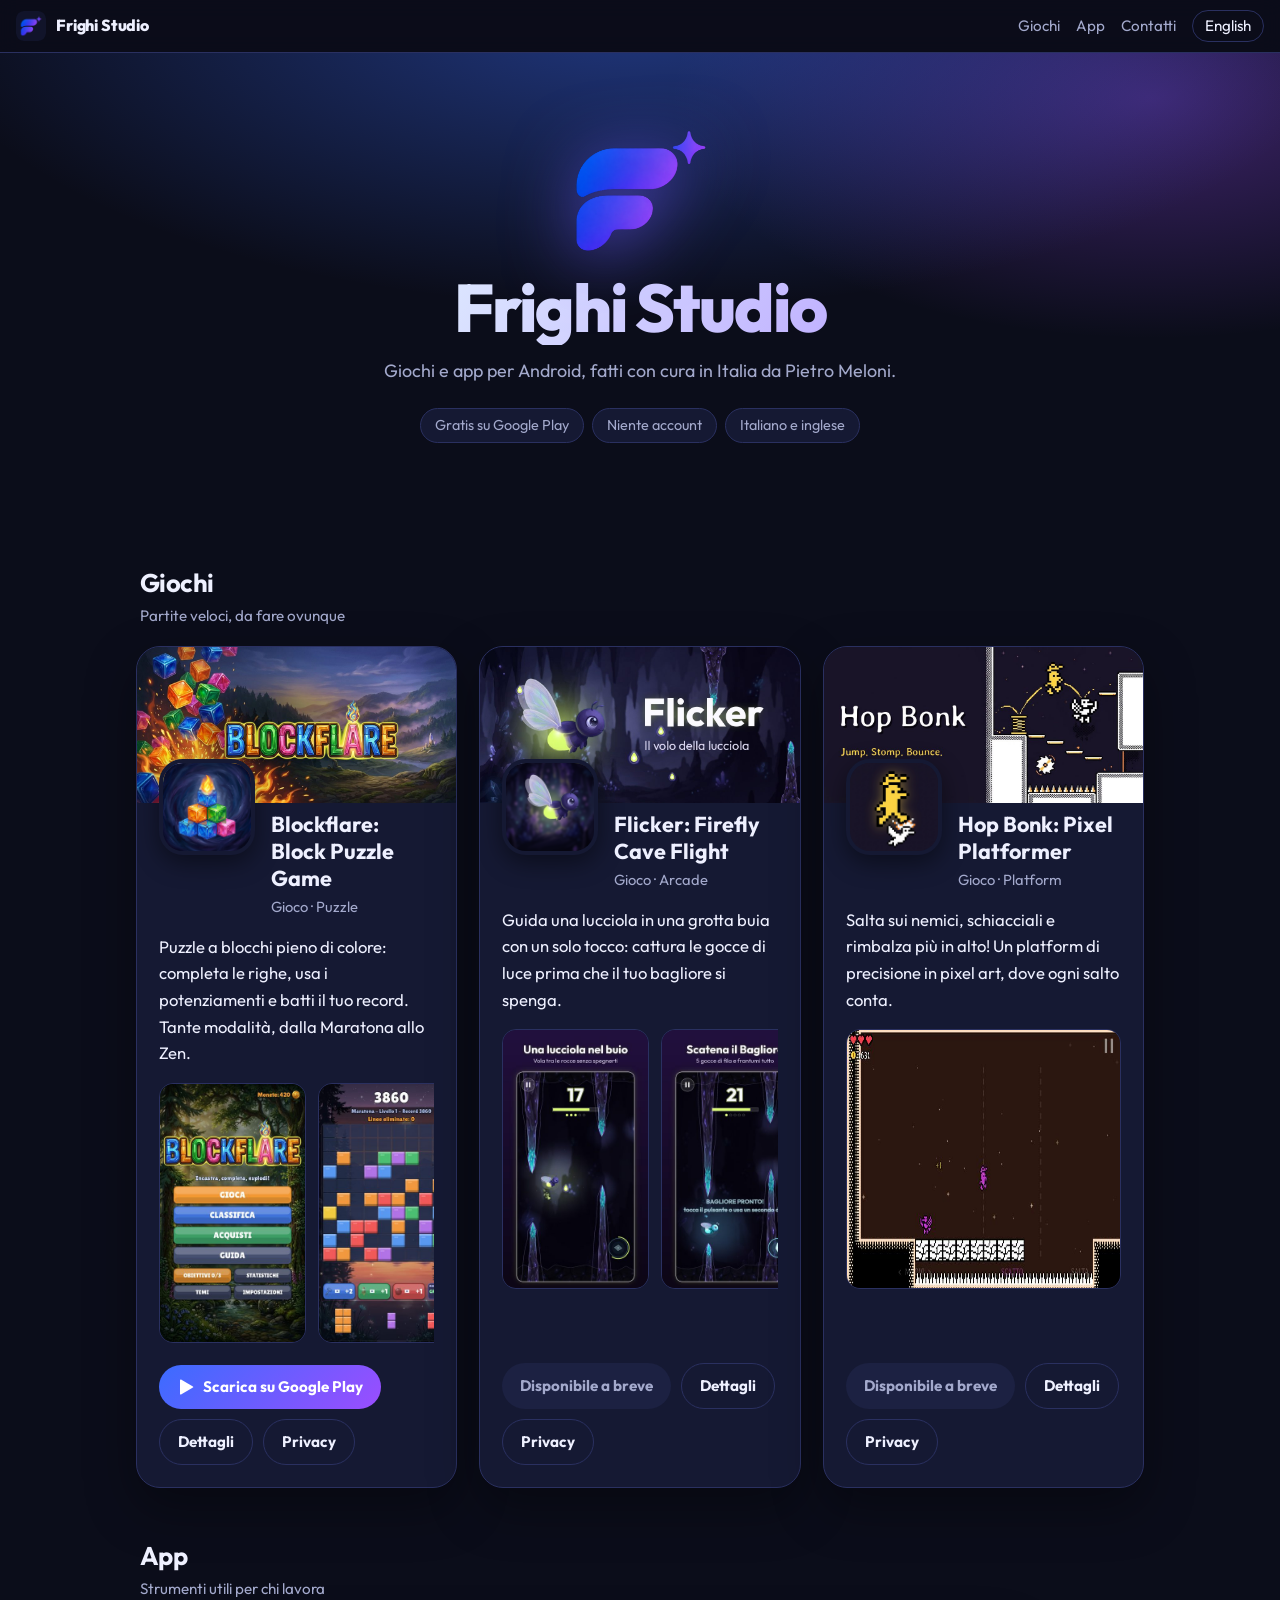
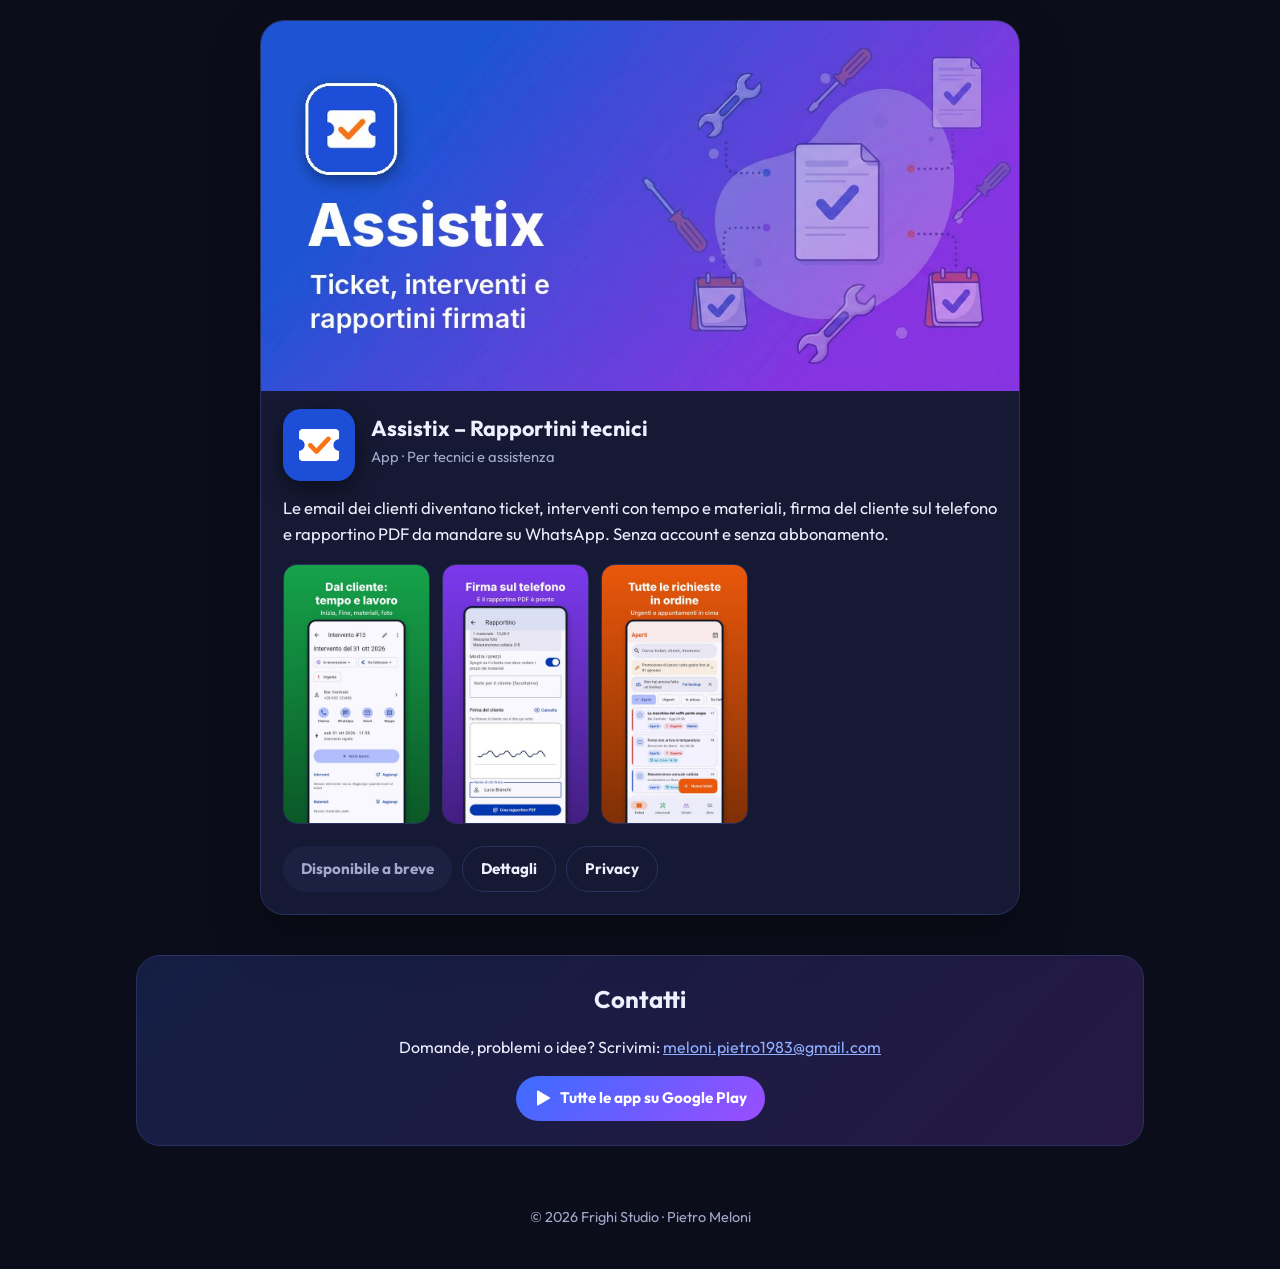
<file: index.html>
<!doctype html>
<html lang="it">
<head>
<meta charset="utf-8">
<meta name="viewport" content="width=device-width, initial-scale=1">
<title>Frighi Studio – Giochi e app per Android</title>
<meta name="description" content="Giochi e app per Android, fatti con cura in Italia da Pietro Meloni.">
<meta name="theme-color" content="#0b0d1a">
<link rel="icon" href="/favicon.png">
<link rel="stylesheet" href="/stile.css">
<link rel="alternate" hreflang="it" href="https://frighi83.github.io/">
<link rel="alternate" hreflang="en" href="https://frighi83.github.io/en/">
<meta property="og:title" content="Frighi Studio"><meta property="og:description" content="Giochi e app per Android, fatti con cura in Italia da Pietro Meloni."><meta property="og:image" content="https://frighi83.github.io/img/frighi_icona.png">
</head>
<body>
<header class="barra"><a class="marchio" href="/"><img src="/img/frighi_icona.png" alt="">Frighi Studio</a>
<nav><a class="voce" href="#giochi">Giochi</a><a class="voce" href="#app">App</a><a class="voce" href="#contatti">Contatti</a><a class="lingua" href="/en/">English</a></nav></header>
<section class="eroe"><img class="logo" src="/img/logo.png" alt="Frighi Studio"><h1>Frighi Studio</h1><p>Giochi e app per Android, fatti con cura in Italia da Pietro Meloni.</p><div class="pillole"><span>Gratis su Google Play</span><span>Niente account</span><span>Italiano e inglese</span></div></section>
<main>
<h2 class="sezione" id="giochi">Giochi<small>Partite veloci, da fare ovunque</small></h2>
<div class="griglia"><article class="app" id="blockflare">
<img class="banner" src="/img/giochi/blockflare_banner.jpg" alt="Blockflare: Block Puzzle Game" loading="lazy">
<div class="corpo"><div class="testa"><img class="icona" src="/img/giochi/blockflare_icona.png" alt=""><div><h3>Blockflare: Block Puzzle Game</h3><span class="tipo">Gioco · Puzzle</span></div></div>
<p class="desc">Puzzle a blocchi pieno di colore: completa le righe, usa i potenziamenti e batti il tuo record. Tante modalità, dalla Maratona allo Zen.</p>
<div class="galleria"><img src="/img/giochi/blockflare_it_1.jpg" alt="Blockflare: Block Puzzle Game" loading="lazy"><img src="/img/giochi/blockflare_it_3.jpg" alt="Blockflare: Block Puzzle Game" loading="lazy"><img src="/img/giochi/blockflare_it_7.jpg" alt="Blockflare: Block Puzzle Game" loading="lazy"></div>
<div class="azioni"><a class="btn play" data-app="blockflare" href="https://play.google.com/store/apps/details?id=com.pietromeloni.blockflare"><svg viewBox="0 0 24 24" aria-hidden="true"><path fill="currentColor" d="M4 2.8v18.4c0 .7.8 1.1 1.4.8l15.8-9.2c.6-.4.6-1.2 0-1.6L5.4 2c-.6-.3-1.4.1-1.4.8z"/></svg>Scarica su Google Play</a><a class="btn vuoto" href="/giochi/blockflare.html">Dettagli</a><a class="btn vuoto" href="/blockflare-privacy/">Privacy</a></div>
</div></article><article class="app" id="flicker">
<img class="banner" src="/img/giochi/flicker_banner_it.jpg" alt="Flicker: Firefly Cave Flight" loading="lazy">
<div class="corpo"><div class="testa"><img class="icona" src="/img/giochi/flicker_icona.png" alt=""><div><h3>Flicker: Firefly Cave Flight</h3><span class="tipo">Gioco · Arcade</span></div></div>
<p class="desc">Guida una lucciola in una grotta buia con un solo tocco: cattura le gocce di luce prima che il tuo bagliore si spenga.</p>
<div class="galleria"><img src="/img/giochi/flicker_it_1.jpg" alt="Flicker: Firefly Cave Flight – 1" loading="lazy"><img src="/img/giochi/flicker_it_2.jpg" alt="Flicker: Firefly Cave Flight – 2" loading="lazy"><img src="/img/giochi/flicker_it_3.jpg" alt="Flicker: Firefly Cave Flight – 3" loading="lazy"></div>
<div class="azioni"><a class="btn play" data-app="flicker" href="https://play.google.com/store/apps/details?id=com.pietromeloni.flicker"><svg viewBox="0 0 24 24" aria-hidden="true"><path fill="currentColor" d="M4 2.8v18.4c0 .7.8 1.1 1.4.8l15.8-9.2c.6-.4.6-1.2 0-1.6L5.4 2c-.6-.3-1.4.1-1.4.8z"/></svg>Scarica su Google Play</a><a class="btn vuoto" href="/giochi/flicker.html">Dettagli</a><a class="btn vuoto" href="/flicker-privacy/">Privacy</a></div>
</div></article><article class="app" id="hopbonk">
<img class="banner" src="/img/giochi/hopbonk_banner.jpg" alt="Hop Bonk: Pixel Platformer" loading="lazy">
<div class="corpo"><div class="testa"><img class="icona" src="/img/giochi/hopbonk_icona.png" alt=""><div><h3>Hop Bonk: Pixel Platformer</h3><span class="tipo">Gioco · Platform</span></div></div>
<p class="desc">Salta sui nemici, schiacciali e rimbalza più in alto! Un platform di precisione in pixel art, dove ogni salto conta.</p>
<div class="galleria orizz"><img src="/img/giochi/hopbonk_it_1.jpg" alt="Hop Bonk: Pixel Platformer – 1" loading="lazy"><img src="/img/giochi/hopbonk_it_2.jpg" alt="Hop Bonk: Pixel Platformer – 2" loading="lazy"><img src="/img/giochi/hopbonk_it_3.jpg" alt="Hop Bonk: Pixel Platformer – 3" loading="lazy"></div>
<div class="azioni"><a class="btn play" data-app="hopbonk" href="https://play.google.com/store/apps/details?id=com.pietromeloni.hopbonk"><svg viewBox="0 0 24 24" aria-hidden="true"><path fill="currentColor" d="M4 2.8v18.4c0 .7.8 1.1 1.4.8l15.8-9.2c.6-.4.6-1.2 0-1.6L5.4 2c-.6-.3-1.4.1-1.4.8z"/></svg>Scarica su Google Play</a><a class="btn vuoto" href="/giochi/hopbonk.html">Dettagli</a><a class="btn vuoto" href="/HopBonk/">Privacy</a></div>
</div></article></div>
<h2 class="sezione" id="app">App<small>Strumenti utili per chi lavora</small></h2>
<div class="griglia"><article class="app" id="assistix">
<img class="banner" src="/img/giochi/assistix_banner_it.jpg" alt="Assistix" loading="lazy">
<div class="corpo"><div class="testa"><img class="icona" src="/img/assistix.png" alt=""><div><h3>Assistix – Rapportini tecnici</h3><span class="tipo">App · Per tecnici e assistenza</span></div></div>
<p class="desc">Le email dei clienti diventano ticket, interventi con tempo e materiali, firma del cliente sul telefono e rapportino PDF da mandare su WhatsApp. Senza account e senza abbonamento.</p>
<div class="galleria"><img src="/img/giochi/assistix_it_1.jpg" alt="Assistix" loading="lazy"><img src="/img/giochi/assistix_it_2.jpg" alt="Assistix" loading="lazy"><img src="/img/giochi/assistix_it_3.jpg" alt="Assistix" loading="lazy"></div>
<div class="azioni"><a class="btn play" data-app="assistix" href="https://play.google.com/store/apps/details?id=it.pietromeloni.assistix"><svg viewBox="0 0 24 24" aria-hidden="true"><path fill="currentColor" d="M4 2.8v18.4c0 .7.8 1.1 1.4.8l15.8-9.2c.6-.4.6-1.2 0-1.6L5.4 2c-.6-.3-1.4.1-1.4.8z"/></svg>Scarica su Google Play</a><a class="btn vuoto" href="/assistix/">Dettagli</a><a class="btn vuoto" href="/assistix/privacy.html">Privacy</a></div>
</div></article></div>
<section class="contatto" id="contatti"><h2>Contatti</h2><p>Domande, problemi o idee? Scrivimi: <a href="mailto:meloni.pietro1983@gmail.com">meloni.pietro1983@gmail.com</a></p>
<a class="btn play" href="https://play.google.com/store/apps/developer?id=Frighi%20Studio"><svg viewBox="0 0 24 24" aria-hidden="true"><path fill="currentColor" d="M4 2.8v18.4c0 .7.8 1.1 1.4.8l15.8-9.2c.6-.4.6-1.2 0-1.6L5.4 2c-.6-.3-1.4.1-1.4.8z"/></svg>Tutte le app su Google Play</a></section>
</main>
<footer class="piede">© 2026 Frighi Studio · Pietro Meloni</footer>
<script src="/stato-app.js"></script>
</body>
</html>
</file>
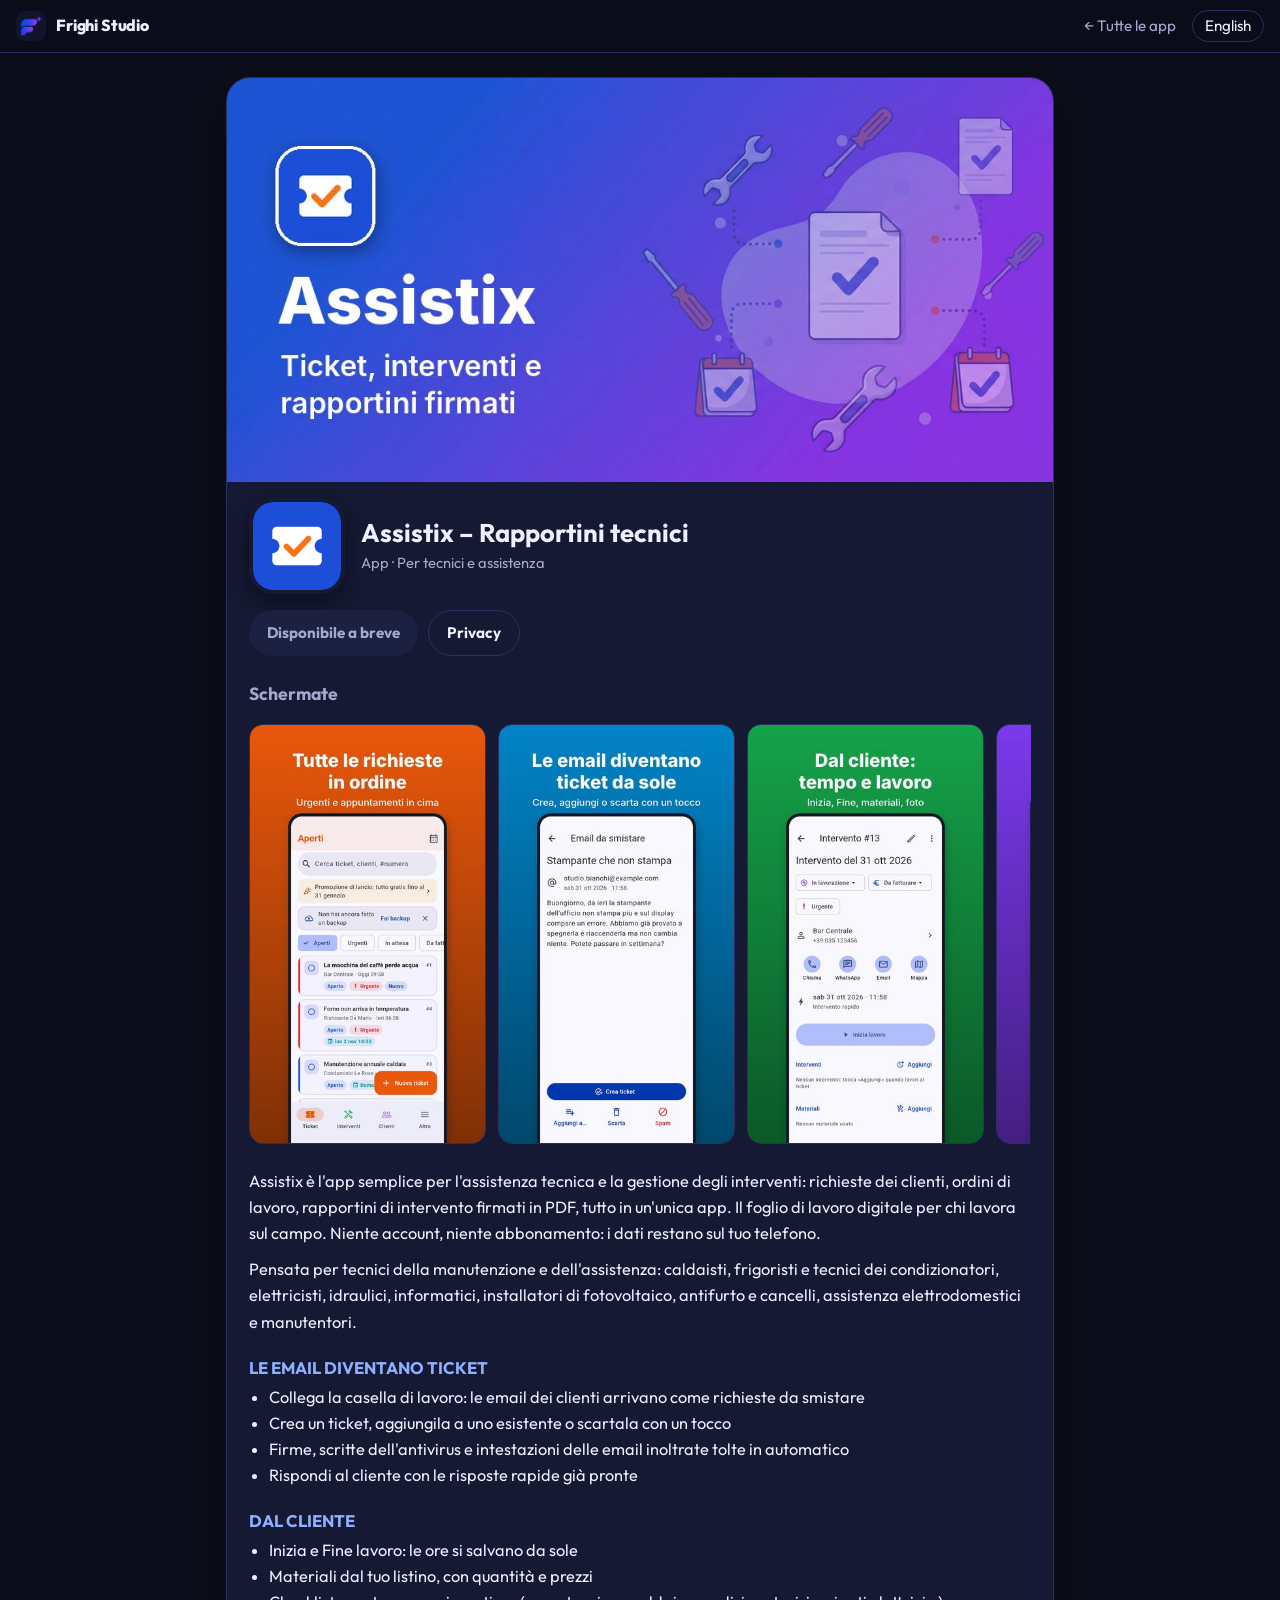
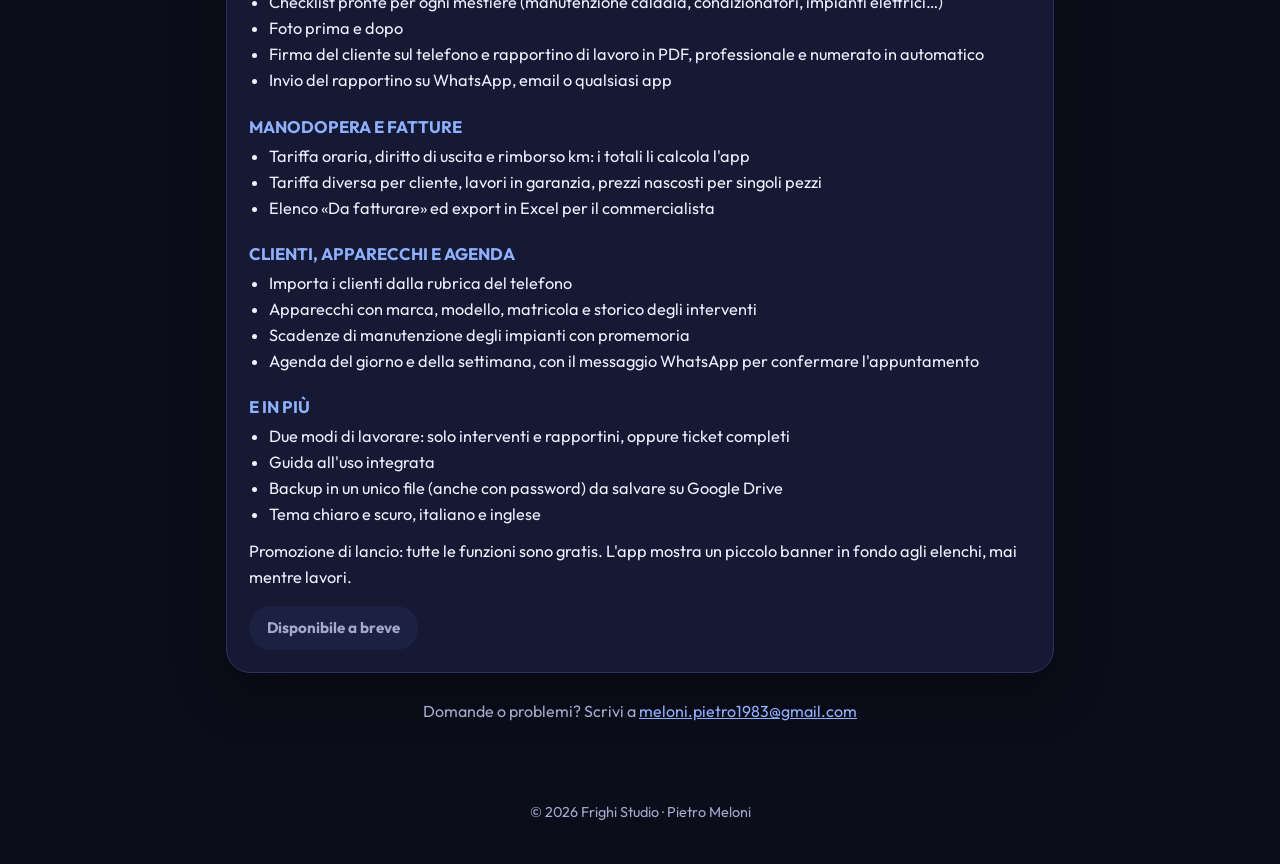
<file: assistix/index.html>
<!doctype html>
<html lang="it">
<head>
<meta charset="utf-8">
<meta name="viewport" content="width=device-width, initial-scale=1">
<title>Assistix – Rapportini tecnici – Frighi Studio</title>
<meta name="description" content="Assistix è l&#x27;app semplice per l&#x27;assistenza tecnica e la gestione degli interventi: richieste dei clienti, ordini di lavoro, rapportini di intervento firmat">
<meta name="theme-color" content="#0b0d1a">
<link rel="icon" href="/favicon.png">
<link rel="stylesheet" href="/stile.css">
<link rel="alternate" hreflang="it" href="https://frighi83.github.io/assistix/">
<link rel="alternate" hreflang="en" href="https://frighi83.github.io/assistix/en/">
<meta property="og:title" content="Assistix – Rapportini tecnici"><meta property="og:image" content="https://frighi83.github.io/img/giochi/assistix_banner_it.jpg">
</head>
<body>
<header class="barra"><a class="marchio" href="/"><img src="/img/frighi_icona.png" alt="">Frighi Studio</a>
<nav><a class="voce" href="/">← Tutte le app</a><a class="lingua" href="/assistix/en/">English</a></nav></header>
<main class="pagina-app">
<article class="app">
<img class="banner" src="/img/giochi/assistix_banner_it.jpg" alt="Assistix – Rapportini tecnici">
<div class="corpo"><div class="testa" style="margin-top:16px"><img class="icona" src="/img/assistix.png" alt=""><div style="padding-top:20px"><h1 class="titolo-app">Assistix – Rapportini tecnici</h1><span class="tipo">App · Per tecnici e assistenza</span></div></div>
<div class="azioni"><a class="btn play" data-app="assistix" href="https://play.google.com/store/apps/details?id=it.pietromeloni.assistix"><svg viewBox="0 0 24 24" aria-hidden="true"><path fill="currentColor" d="M4 2.8v18.4c0 .7.8 1.1 1.4.8l15.8-9.2c.6-.4.6-1.2 0-1.6L5.4 2c-.6-.3-1.4.1-1.4.8z"/></svg>Scarica su Google Play</a><a class="btn vuoto" href="/assistix/privacy.html">Privacy</a></div>
<h2 class="sotto">Schermate</h2>
<div class="galleria"><img src="/img/giochi/assistix_it_d1.jpg" alt="Assistix – Rapportini tecnici – 1" loading="lazy"><img src="/img/giochi/assistix_it_d2.jpg" alt="Assistix – Rapportini tecnici – 2" loading="lazy"><img src="/img/giochi/assistix_it_d3.jpg" alt="Assistix – Rapportini tecnici – 3" loading="lazy"><img src="/img/giochi/assistix_it_d4.jpg" alt="Assistix – Rapportini tecnici – 4" loading="lazy"><img src="/img/giochi/assistix_it_d5.jpg" alt="Assistix – Rapportini tecnici – 5" loading="lazy"><img src="/img/giochi/assistix_it_d6.jpg" alt="Assistix – Rapportini tecnici – 6" loading="lazy"><img src="/img/giochi/assistix_it_d7.jpg" alt="Assistix – Rapportini tecnici – 7" loading="lazy"><img src="/img/giochi/assistix_it_d8.jpg" alt="Assistix – Rapportini tecnici – 8" loading="lazy"></div>
<div class="descrizione"><p>Assistix è l&#x27;app semplice per l&#x27;assistenza tecnica e la gestione degli interventi: richieste dei clienti, ordini di lavoro, rapportini di intervento firmati in PDF, tutto in un&#x27;unica app. Il foglio di lavoro digitale per chi lavora sul campo. Niente account, niente abbonamento: i dati restano sul tuo telefono.</p><p>Pensata per tecnici della manutenzione e dell&#x27;assistenza: caldaisti, frigoristi e tecnici dei condizionatori, elettricisti, idraulici, informatici, installatori di fotovoltaico, antifurto e cancelli, assistenza elettrodomestici e manutentori.</p><h3>LE EMAIL DIVENTANO TICKET</h3><ul><li>Collega la casella di lavoro: le email dei clienti arrivano come richieste da smistare</li><li>Crea un ticket, aggiungila a uno esistente o scartala con un tocco</li><li>Firme, scritte dell&#x27;antivirus e intestazioni delle email inoltrate tolte in automatico</li><li>Rispondi al cliente con le risposte rapide già pronte</li></ul><h3>DAL CLIENTE</h3><ul><li>Inizia e Fine lavoro: le ore si salvano da sole</li><li>Materiali dal tuo listino, con quantità e prezzi</li><li>Checklist pronte per ogni mestiere (manutenzione caldaia, condizionatori, impianti elettrici…)</li><li>Foto prima e dopo</li><li>Firma del cliente sul telefono e rapportino di lavoro in PDF, professionale e numerato in automatico</li><li>Invio del rapportino su WhatsApp, email o qualsiasi app</li></ul><h3>MANODOPERA E FATTURE</h3><ul><li>Tariffa oraria, diritto di uscita e rimborso km: i totali li calcola l&#x27;app</li><li>Tariffa diversa per cliente, lavori in garanzia, prezzi nascosti per singoli pezzi</li><li>Elenco «Da fatturare» ed export in Excel per il commercialista</li></ul><h3>CLIENTI, APPARECCHI E AGENDA</h3><ul><li>Importa i clienti dalla rubrica del telefono</li><li>Apparecchi con marca, modello, matricola e storico degli interventi</li><li>Scadenze di manutenzione degli impianti con promemoria</li><li>Agenda del giorno e della settimana, con il messaggio WhatsApp per confermare l&#x27;appuntamento</li></ul><h3>E IN PIÙ</h3><ul><li>Due modi di lavorare: solo interventi e rapportini, oppure ticket completi</li><li>Guida all&#x27;uso integrata</li><li>Backup in un unico file (anche con password) da salvare su Google Drive</li><li>Tema chiaro e scuro, italiano e inglese</li></ul><p>Promozione di lancio: tutte le funzioni sono gratis. L&#x27;app mostra un piccolo banner in fondo agli elenchi, mai mentre lavori.</p></div>
<div class="azioni"><a class="btn play" data-app="assistix" href="https://play.google.com/store/apps/details?id=it.pietromeloni.assistix"><svg viewBox="0 0 24 24" aria-hidden="true"><path fill="currentColor" d="M4 2.8v18.4c0 .7.8 1.1 1.4.8l15.8-9.2c.6-.4.6-1.2 0-1.6L5.4 2c-.6-.3-1.4.1-1.4.8z"/></svg>Scarica su Google Play</a></div>
</div></article>
<p class="nota">Domande o problemi? Scrivi a <a href="mailto:meloni.pietro1983@gmail.com">meloni.pietro1983@gmail.com</a></p>
</main>
<footer class="piede">© 2026 Frighi Studio · Pietro Meloni</footer>
<script src="/stato-app.js"></script>
</body>
</html>
</file>
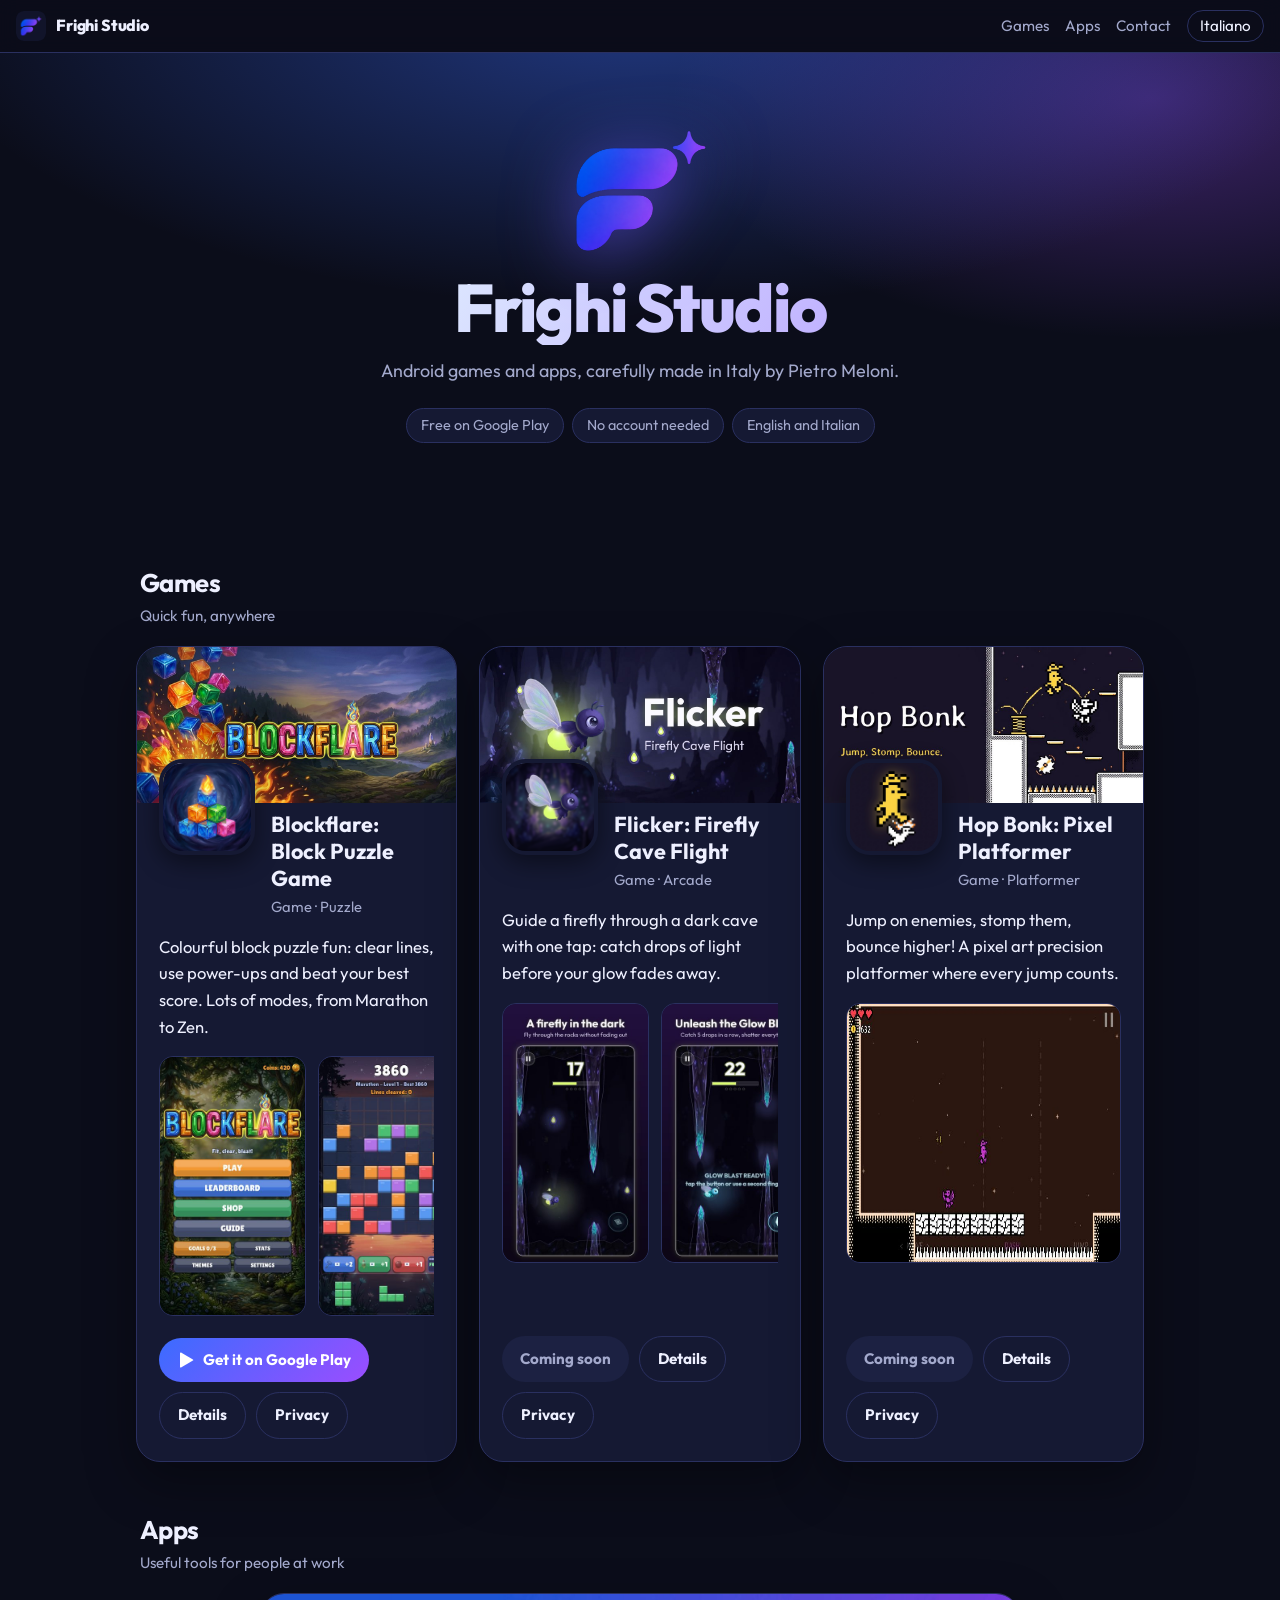
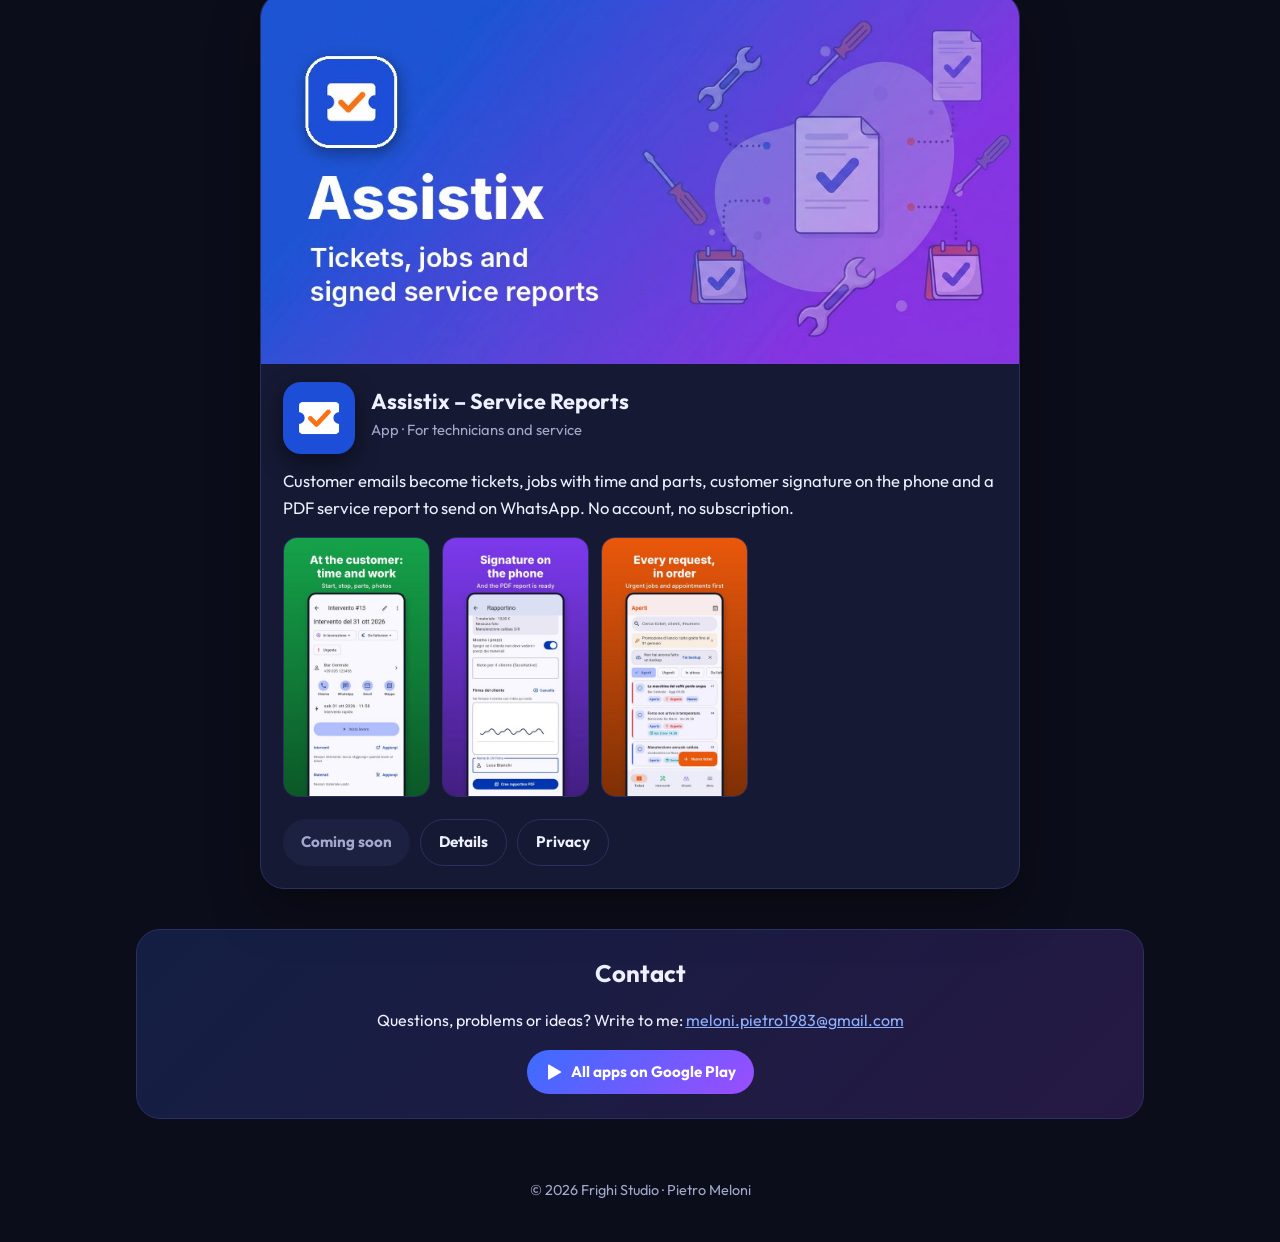
<file: en/index.html>
<!doctype html>
<html lang="en">
<head>
<meta charset="utf-8">
<meta name="viewport" content="width=device-width, initial-scale=1">
<title>Frighi Studio – Android games and apps</title>
<meta name="description" content="Android games and apps, carefully made in Italy by Pietro Meloni.">
<meta name="theme-color" content="#0b0d1a">
<link rel="icon" href="/favicon.png">
<link rel="stylesheet" href="/stile.css">
<link rel="alternate" hreflang="it" href="https://frighi83.github.io/">
<link rel="alternate" hreflang="en" href="https://frighi83.github.io/en/">
<meta property="og:title" content="Frighi Studio"><meta property="og:description" content="Android games and apps, carefully made in Italy by Pietro Meloni."><meta property="og:image" content="https://frighi83.github.io/img/frighi_icona.png">
</head>
<body>
<header class="barra"><a class="marchio" href="/en/"><img src="/img/frighi_icona.png" alt="">Frighi Studio</a>
<nav><a class="voce" href="#giochi">Games</a><a class="voce" href="#app">Apps</a><a class="voce" href="#contatti">Contact</a><a class="lingua" href="/">Italiano</a></nav></header>
<section class="eroe"><img class="logo" src="/img/logo.png" alt="Frighi Studio"><h1>Frighi Studio</h1><p>Android games and apps, carefully made in Italy by Pietro Meloni.</p><div class="pillole"><span>Free on Google Play</span><span>No account needed</span><span>English and Italian</span></div></section>
<main>
<h2 class="sezione" id="giochi">Games<small>Quick fun, anywhere</small></h2>
<div class="griglia"><article class="app" id="blockflare">
<img class="banner" src="/img/giochi/blockflare_banner.jpg" alt="Blockflare: Block Puzzle Game" loading="lazy">
<div class="corpo"><div class="testa"><img class="icona" src="/img/giochi/blockflare_icona.png" alt=""><div><h3>Blockflare: Block Puzzle Game</h3><span class="tipo">Game · Puzzle</span></div></div>
<p class="desc">Colourful block puzzle fun: clear lines, use power-ups and beat your best score. Lots of modes, from Marathon to Zen.</p>
<div class="galleria"><img src="/img/giochi/blockflare_en_1.jpg" alt="Blockflare: Block Puzzle Game" loading="lazy"><img src="/img/giochi/blockflare_en_3.jpg" alt="Blockflare: Block Puzzle Game" loading="lazy"><img src="/img/giochi/blockflare_en_7.jpg" alt="Blockflare: Block Puzzle Game" loading="lazy"></div>
<div class="azioni"><a class="btn play" data-app="blockflare" href="https://play.google.com/store/apps/details?id=com.pietromeloni.blockflare"><svg viewBox="0 0 24 24" aria-hidden="true"><path fill="currentColor" d="M4 2.8v18.4c0 .7.8 1.1 1.4.8l15.8-9.2c.6-.4.6-1.2 0-1.6L5.4 2c-.6-.3-1.4.1-1.4.8z"/></svg>Get it on Google Play</a><a class="btn vuoto" href="/en/giochi/blockflare.html">Details</a><a class="btn vuoto" href="/blockflare-privacy/">Privacy</a></div>
</div></article><article class="app" id="flicker">
<img class="banner" src="/img/giochi/flicker_banner_en.jpg" alt="Flicker: Firefly Cave Flight" loading="lazy">
<div class="corpo"><div class="testa"><img class="icona" src="/img/giochi/flicker_icona.png" alt=""><div><h3>Flicker: Firefly Cave Flight</h3><span class="tipo">Game · Arcade</span></div></div>
<p class="desc">Guide a firefly through a dark cave with one tap: catch drops of light before your glow fades away.</p>
<div class="galleria"><img src="/img/giochi/flicker_en_1.jpg" alt="Flicker: Firefly Cave Flight – 1" loading="lazy"><img src="/img/giochi/flicker_en_2.jpg" alt="Flicker: Firefly Cave Flight – 2" loading="lazy"><img src="/img/giochi/flicker_en_3.jpg" alt="Flicker: Firefly Cave Flight – 3" loading="lazy"></div>
<div class="azioni"><a class="btn play" data-app="flicker" href="https://play.google.com/store/apps/details?id=com.pietromeloni.flicker"><svg viewBox="0 0 24 24" aria-hidden="true"><path fill="currentColor" d="M4 2.8v18.4c0 .7.8 1.1 1.4.8l15.8-9.2c.6-.4.6-1.2 0-1.6L5.4 2c-.6-.3-1.4.1-1.4.8z"/></svg>Get it on Google Play</a><a class="btn vuoto" href="/en/giochi/flicker.html">Details</a><a class="btn vuoto" href="/flicker-privacy/">Privacy</a></div>
</div></article><article class="app" id="hopbonk">
<img class="banner" src="/img/giochi/hopbonk_banner.jpg" alt="Hop Bonk: Pixel Platformer" loading="lazy">
<div class="corpo"><div class="testa"><img class="icona" src="/img/giochi/hopbonk_icona.png" alt=""><div><h3>Hop Bonk: Pixel Platformer</h3><span class="tipo">Game · Platformer</span></div></div>
<p class="desc">Jump on enemies, stomp them, bounce higher! A pixel art precision platformer where every jump counts.</p>
<div class="galleria orizz"><img src="/img/giochi/hopbonk_en_1.jpg" alt="Hop Bonk: Pixel Platformer – 1" loading="lazy"><img src="/img/giochi/hopbonk_en_2.jpg" alt="Hop Bonk: Pixel Platformer – 2" loading="lazy"><img src="/img/giochi/hopbonk_en_3.jpg" alt="Hop Bonk: Pixel Platformer – 3" loading="lazy"></div>
<div class="azioni"><a class="btn play" data-app="hopbonk" href="https://play.google.com/store/apps/details?id=com.pietromeloni.hopbonk"><svg viewBox="0 0 24 24" aria-hidden="true"><path fill="currentColor" d="M4 2.8v18.4c0 .7.8 1.1 1.4.8l15.8-9.2c.6-.4.6-1.2 0-1.6L5.4 2c-.6-.3-1.4.1-1.4.8z"/></svg>Get it on Google Play</a><a class="btn vuoto" href="/en/giochi/hopbonk.html">Details</a><a class="btn vuoto" href="/HopBonk/">Privacy</a></div>
</div></article></div>
<h2 class="sezione" id="app">Apps<small>Useful tools for people at work</small></h2>
<div class="griglia"><article class="app" id="assistix">
<img class="banner" src="/img/giochi/assistix_banner_en.jpg" alt="Assistix" loading="lazy">
<div class="corpo"><div class="testa"><img class="icona" src="/img/assistix.png" alt=""><div><h3>Assistix – Service Reports</h3><span class="tipo">App · For technicians and service</span></div></div>
<p class="desc">Customer emails become tickets, jobs with time and parts, customer signature on the phone and a PDF service report to send on WhatsApp. No account, no subscription.</p>
<div class="galleria"><img src="/img/giochi/assistix_en_1.jpg" alt="Assistix" loading="lazy"><img src="/img/giochi/assistix_en_2.jpg" alt="Assistix" loading="lazy"><img src="/img/giochi/assistix_en_3.jpg" alt="Assistix" loading="lazy"></div>
<div class="azioni"><a class="btn play" data-app="assistix" href="https://play.google.com/store/apps/details?id=it.pietromeloni.assistix"><svg viewBox="0 0 24 24" aria-hidden="true"><path fill="currentColor" d="M4 2.8v18.4c0 .7.8 1.1 1.4.8l15.8-9.2c.6-.4.6-1.2 0-1.6L5.4 2c-.6-.3-1.4.1-1.4.8z"/></svg>Get it on Google Play</a><a class="btn vuoto" href="/assistix/en/">Details</a><a class="btn vuoto" href="/assistix/privacy.html#en">Privacy</a></div>
</div></article></div>
<section class="contatto" id="contatti"><h2>Contact</h2><p>Questions, problems or ideas? Write to me: <a href="mailto:meloni.pietro1983@gmail.com">meloni.pietro1983@gmail.com</a></p>
<a class="btn play" href="https://play.google.com/store/apps/developer?id=Frighi%20Studio"><svg viewBox="0 0 24 24" aria-hidden="true"><path fill="currentColor" d="M4 2.8v18.4c0 .7.8 1.1 1.4.8l15.8-9.2c.6-.4.6-1.2 0-1.6L5.4 2c-.6-.3-1.4.1-1.4.8z"/></svg>All apps on Google Play</a></section>
</main>
<footer class="piede">© 2026 Frighi Studio · Pietro Meloni</footer>
<script src="/stato-app.js"></script>
</body>
</html>
</file>
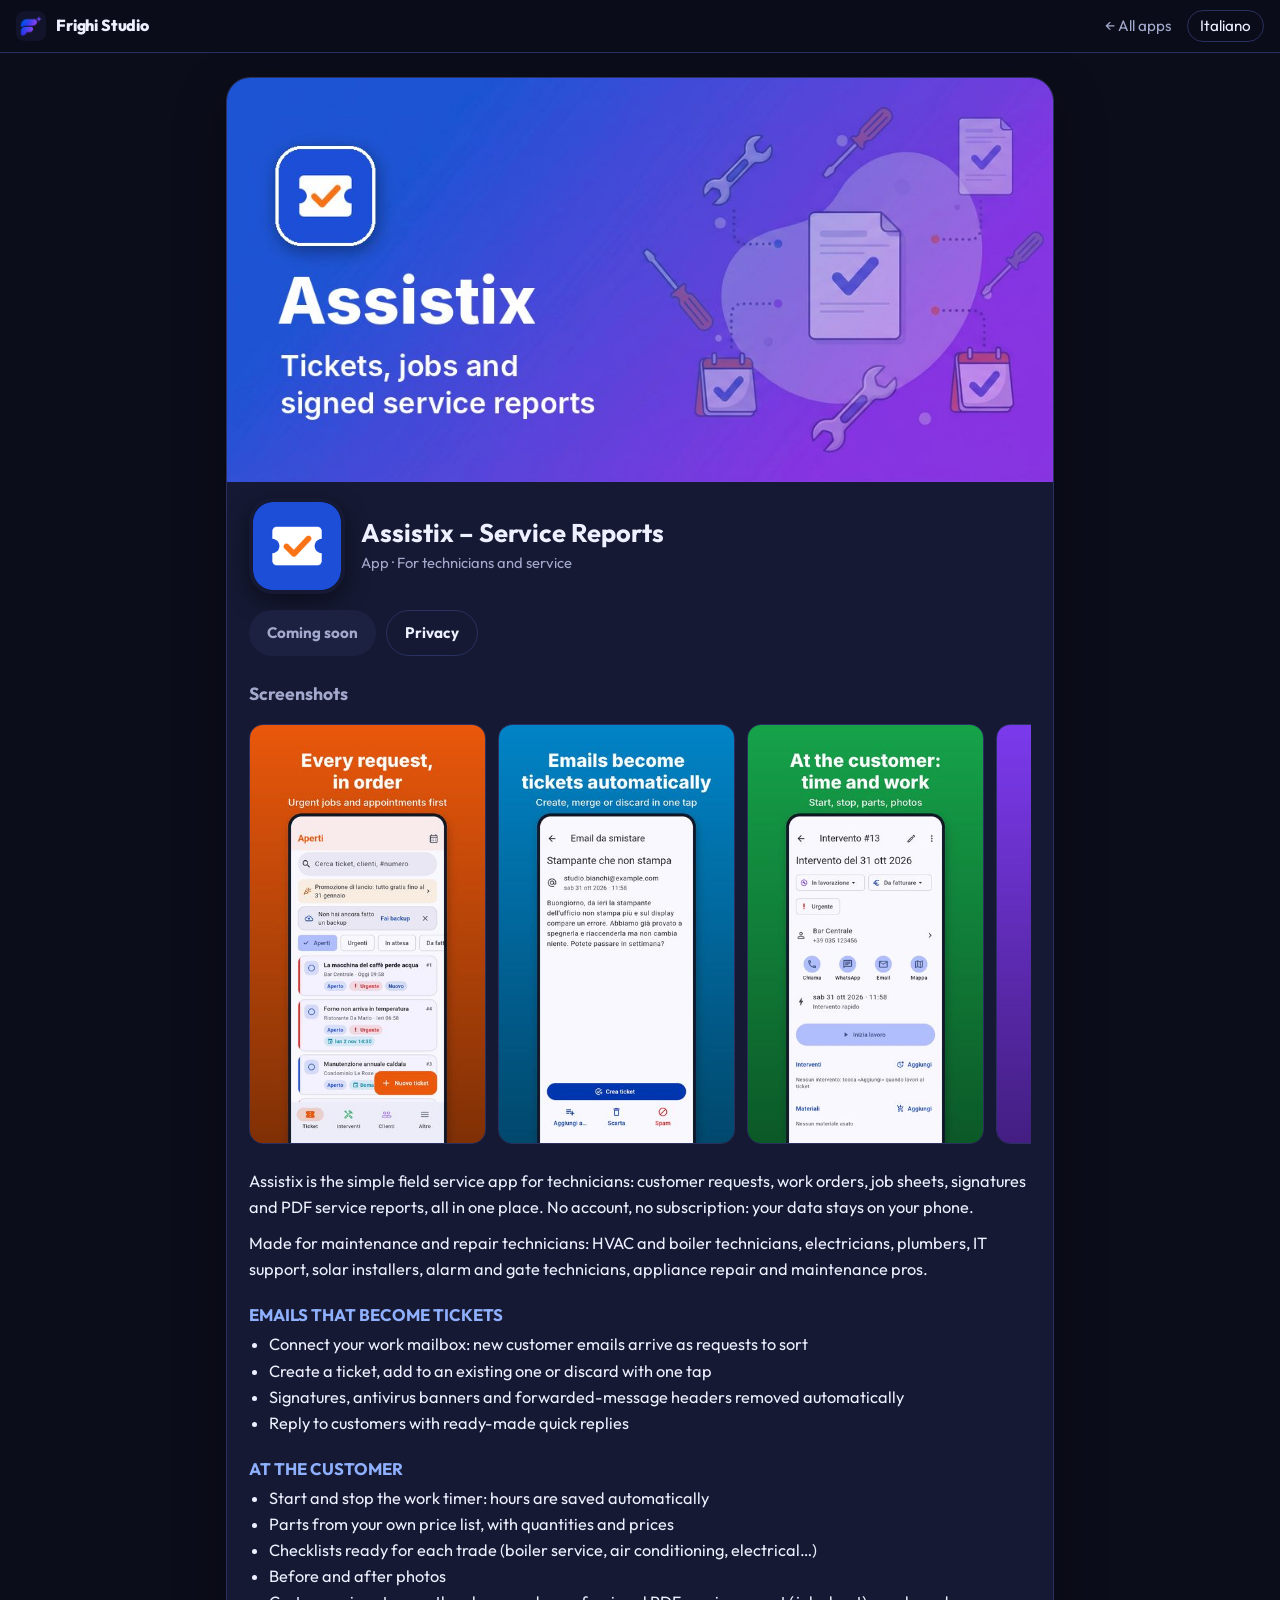
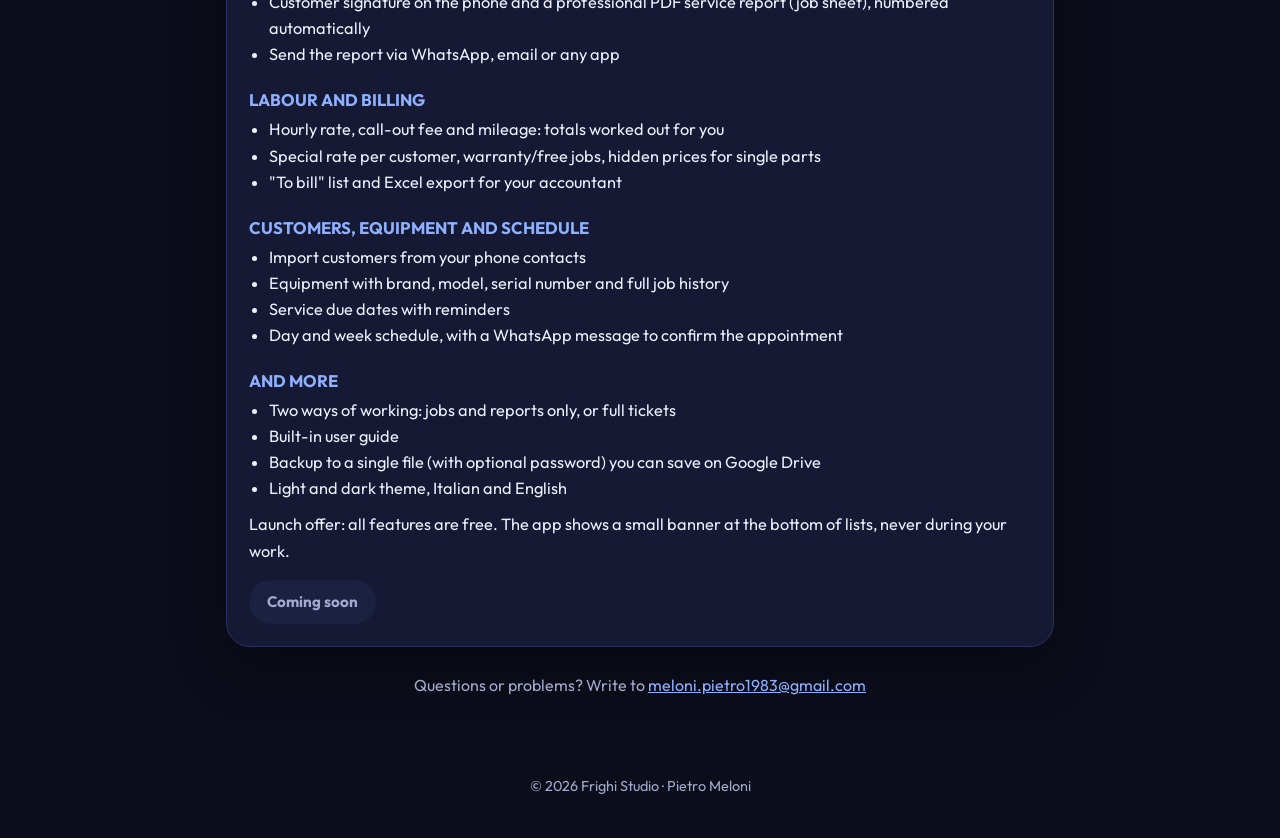
<file: assistix/en/index.html>
<!doctype html>
<html lang="en">
<head>
<meta charset="utf-8">
<meta name="viewport" content="width=device-width, initial-scale=1">
<title>Assistix – Service Reports – Frighi Studio</title>
<meta name="description" content="Assistix is the simple field service app for technicians: customer requests, work orders, job sheets, signatures and PDF service reports, all in one place.">
<meta name="theme-color" content="#0b0d1a">
<link rel="icon" href="/favicon.png">
<link rel="stylesheet" href="/stile.css">
<link rel="alternate" hreflang="it" href="https://frighi83.github.io/assistix/">
<link rel="alternate" hreflang="en" href="https://frighi83.github.io/assistix/en/">
<meta property="og:title" content="Assistix – Service Reports"><meta property="og:image" content="https://frighi83.github.io/img/giochi/assistix_banner_en.jpg">
</head>
<body>
<header class="barra"><a class="marchio" href="/en/"><img src="/img/frighi_icona.png" alt="">Frighi Studio</a>
<nav><a class="voce" href="/en/">← All apps</a><a class="lingua" href="/assistix/">Italiano</a></nav></header>
<main class="pagina-app">
<article class="app">
<img class="banner" src="/img/giochi/assistix_banner_en.jpg" alt="Assistix – Service Reports">
<div class="corpo"><div class="testa" style="margin-top:16px"><img class="icona" src="/img/assistix.png" alt=""><div style="padding-top:20px"><h1 class="titolo-app">Assistix – Service Reports</h1><span class="tipo">App · For technicians and service</span></div></div>
<div class="azioni"><a class="btn play" data-app="assistix" href="https://play.google.com/store/apps/details?id=it.pietromeloni.assistix"><svg viewBox="0 0 24 24" aria-hidden="true"><path fill="currentColor" d="M4 2.8v18.4c0 .7.8 1.1 1.4.8l15.8-9.2c.6-.4.6-1.2 0-1.6L5.4 2c-.6-.3-1.4.1-1.4.8z"/></svg>Get it on Google Play</a><a class="btn vuoto" href="/assistix/privacy.html#en">Privacy</a></div>
<h2 class="sotto">Screenshots</h2>
<div class="galleria"><img src="/img/giochi/assistix_en_d1.jpg" alt="Assistix – Service Reports – 1" loading="lazy"><img src="/img/giochi/assistix_en_d2.jpg" alt="Assistix – Service Reports – 2" loading="lazy"><img src="/img/giochi/assistix_en_d3.jpg" alt="Assistix – Service Reports – 3" loading="lazy"><img src="/img/giochi/assistix_en_d4.jpg" alt="Assistix – Service Reports – 4" loading="lazy"><img src="/img/giochi/assistix_en_d5.jpg" alt="Assistix – Service Reports – 5" loading="lazy"><img src="/img/giochi/assistix_en_d6.jpg" alt="Assistix – Service Reports – 6" loading="lazy"><img src="/img/giochi/assistix_en_d7.jpg" alt="Assistix – Service Reports – 7" loading="lazy"><img src="/img/giochi/assistix_en_d8.jpg" alt="Assistix – Service Reports – 8" loading="lazy"></div>
<div class="descrizione"><p>Assistix is the simple field service app for technicians: customer requests, work orders, job sheets, signatures and PDF service reports, all in one place. No account, no subscription: your data stays on your phone.</p><p>Made for maintenance and repair technicians: HVAC and boiler technicians, electricians, plumbers, IT support, solar installers, alarm and gate technicians, appliance repair and maintenance pros.</p><h3>EMAILS THAT BECOME TICKETS</h3><ul><li>Connect your work mailbox: new customer emails arrive as requests to sort</li><li>Create a ticket, add to an existing one or discard with one tap</li><li>Signatures, antivirus banners and forwarded-message headers removed automatically</li><li>Reply to customers with ready-made quick replies</li></ul><h3>AT THE CUSTOMER</h3><ul><li>Start and stop the work timer: hours are saved automatically</li><li>Parts from your own price list, with quantities and prices</li><li>Checklists ready for each trade (boiler service, air conditioning, electrical…)</li><li>Before and after photos</li><li>Customer signature on the phone and a professional PDF service report (job sheet), numbered automatically</li><li>Send the report via WhatsApp, email or any app</li></ul><h3>LABOUR AND BILLING</h3><ul><li>Hourly rate, call-out fee and mileage: totals worked out for you</li><li>Special rate per customer, warranty/free jobs, hidden prices for single parts</li><li>&quot;To bill&quot; list and Excel export for your accountant</li></ul><h3>CUSTOMERS, EQUIPMENT AND SCHEDULE</h3><ul><li>Import customers from your phone contacts</li><li>Equipment with brand, model, serial number and full job history</li><li>Service due dates with reminders</li><li>Day and week schedule, with a WhatsApp message to confirm the appointment</li></ul><h3>AND MORE</h3><ul><li>Two ways of working: jobs and reports only, or full tickets</li><li>Built-in user guide</li><li>Backup to a single file (with optional password) you can save on Google Drive</li><li>Light and dark theme, Italian and English</li></ul><p>Launch offer: all features are free. The app shows a small banner at the bottom of lists, never during your work.</p></div>
<div class="azioni"><a class="btn play" data-app="assistix" href="https://play.google.com/store/apps/details?id=it.pietromeloni.assistix"><svg viewBox="0 0 24 24" aria-hidden="true"><path fill="currentColor" d="M4 2.8v18.4c0 .7.8 1.1 1.4.8l15.8-9.2c.6-.4.6-1.2 0-1.6L5.4 2c-.6-.3-1.4.1-1.4.8z"/></svg>Get it on Google Play</a></div>
</div></article>
<p class="nota">Questions or problems? Write to <a href="mailto:meloni.pietro1983@gmail.com">meloni.pietro1983@gmail.com</a></p>
</main>
<footer class="piede">© 2026 Frighi Studio · Pietro Meloni</footer>
<script src="/stato-app.js"></script>
</body>
</html>
</file>
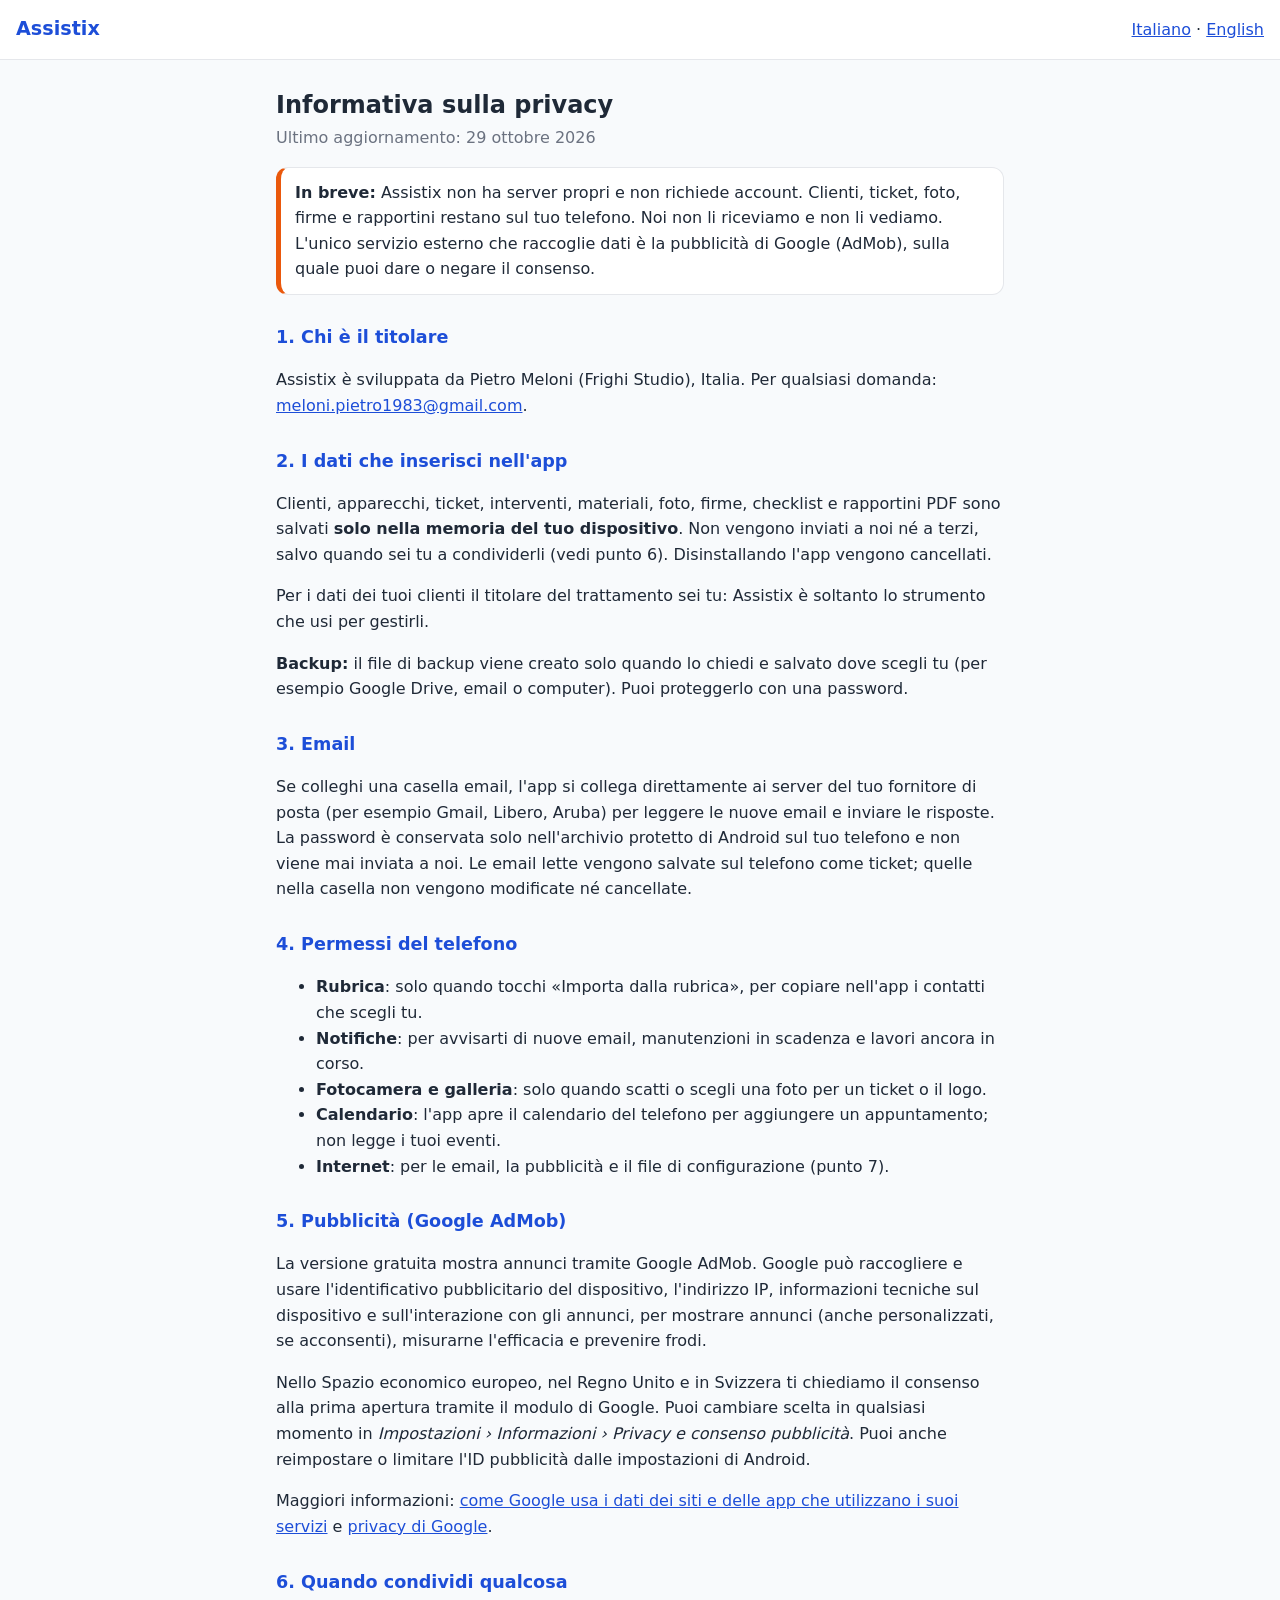
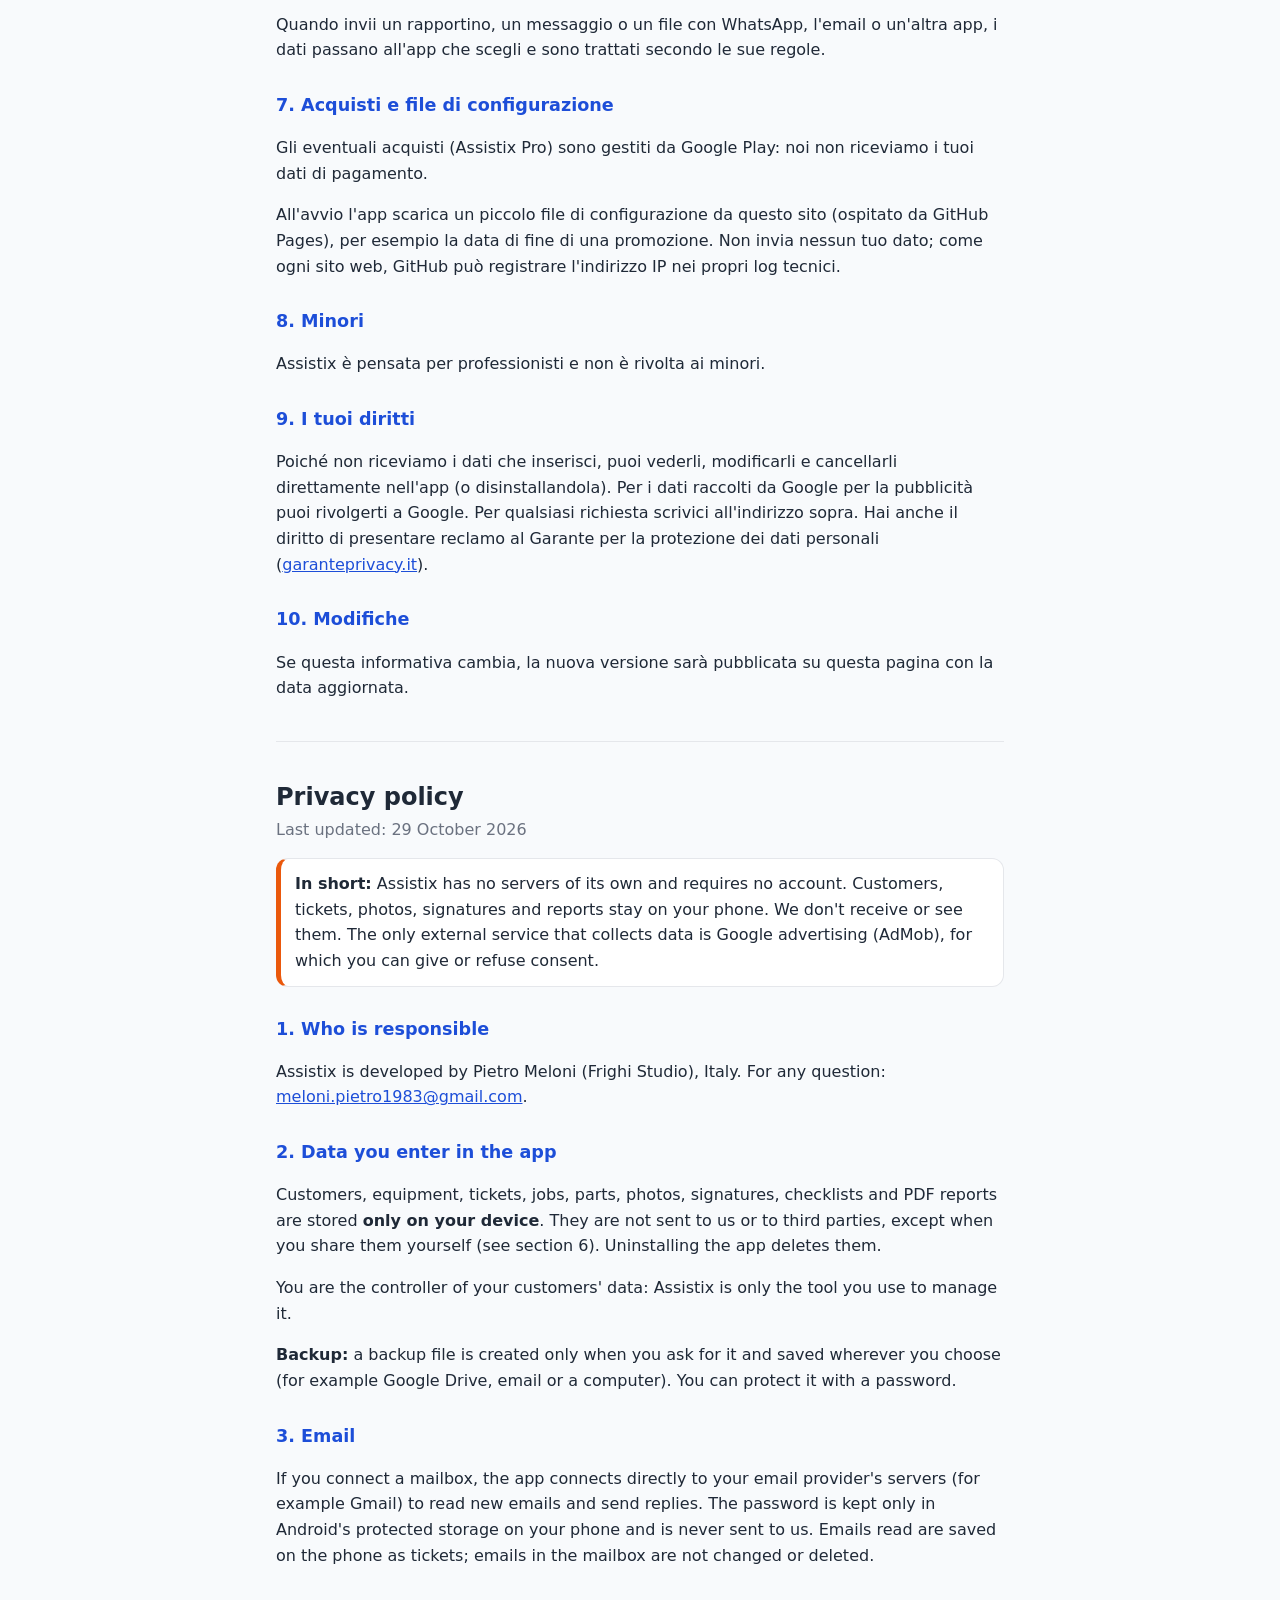
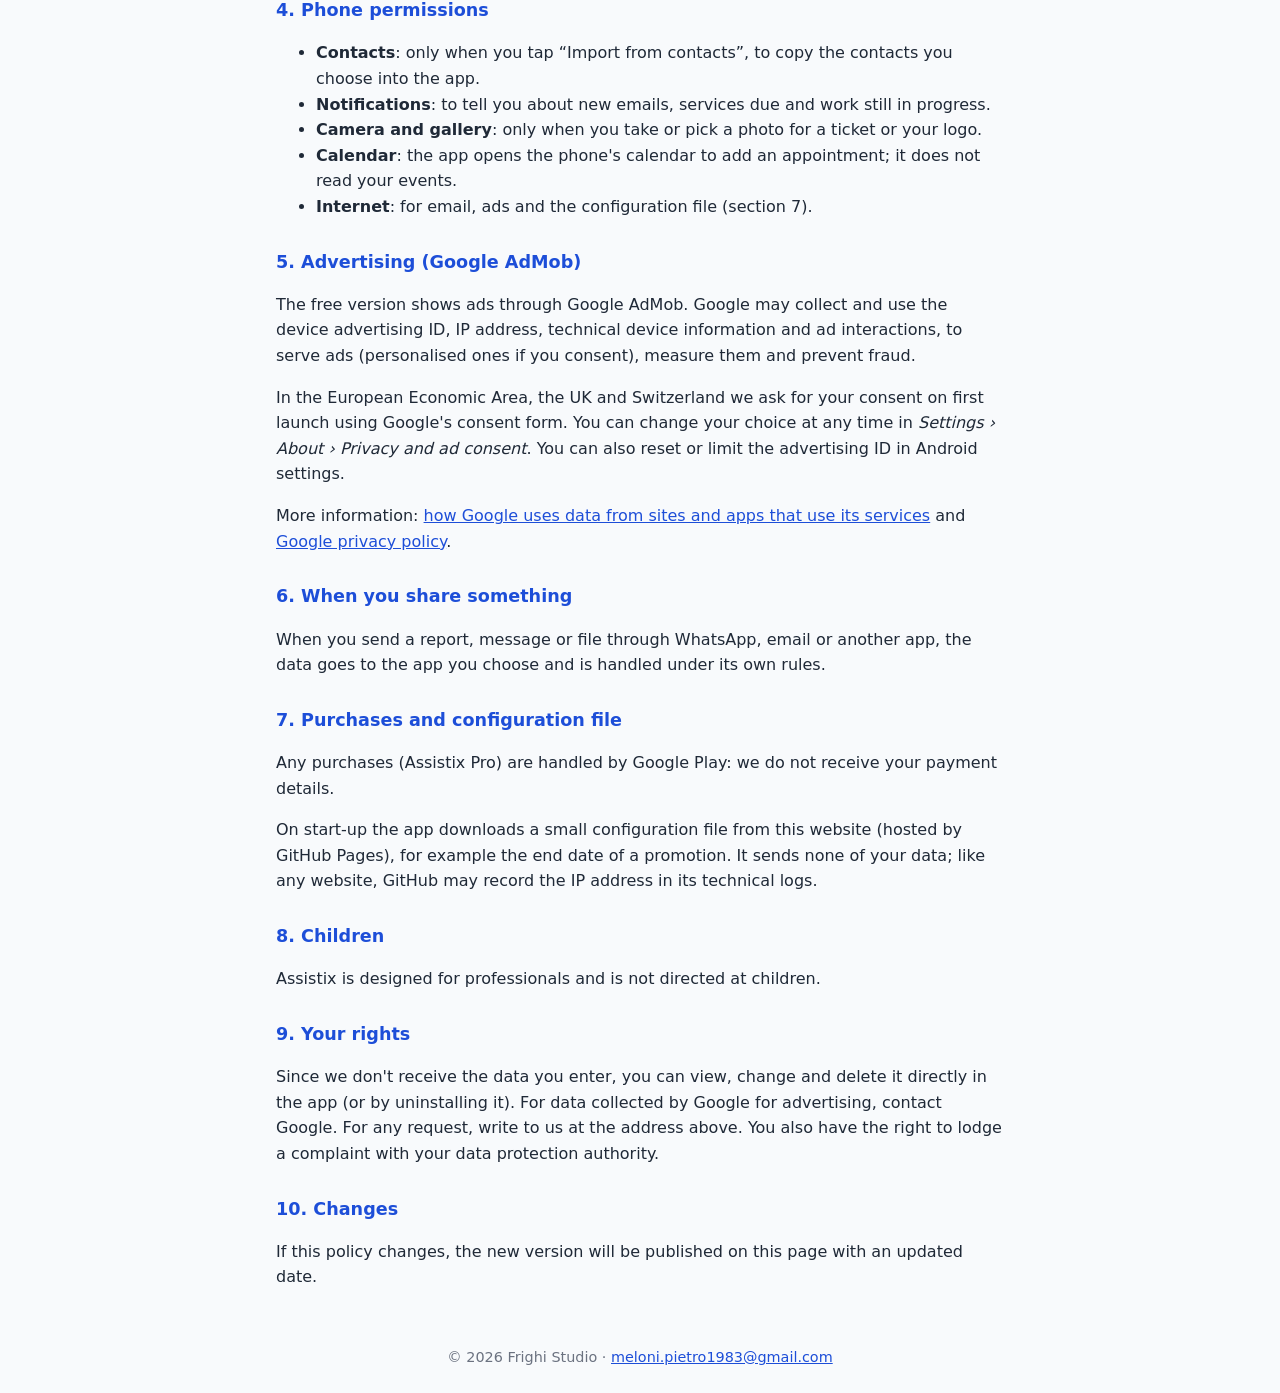
<file: assistix/privacy.html>
<!doctype html>
<html lang="it">
<head>
<meta charset="utf-8">
<meta name="viewport" content="width=device-width, initial-scale=1">
<title>Assistix – Informativa sulla privacy / Privacy policy</title>
<style>
:root{--testo:#1f2937;--grigio:#6b7280;--blu:#1d4ed8;--sfondo:#f8fafc;--carta:#fff;--bordo:#e5e7eb;--arancio:#ea580c}
@media (prefers-color-scheme:dark){:root{--testo:#e5e7eb;--grigio:#9ca3af;--blu:#93b4ff;--sfondo:#0f172a;--carta:#111827;--bordo:#1f2937}}
*{box-sizing:border-box}
body{margin:0;font-family:system-ui,-apple-system,"Segoe UI",Roboto,sans-serif;line-height:1.6;color:var(--testo);background:var(--sfondo)}
a{color:var(--blu)}
.testa{display:flex;justify-content:space-between;align-items:center;gap:12px;flex-wrap:wrap;padding:14px 16px;background:var(--carta);border-bottom:1px solid var(--bordo)}
.marchio{font-weight:800;font-size:1.2rem;text-decoration:none;color:var(--blu)}
main{max-width:760px;margin:0 auto;padding:16px}
h1{line-height:1.25;margin:.6em 0 .2em}
h2{font-size:1.1rem;margin:1.6em 0 .4em;color:var(--blu)}
.data{color:var(--grigio);margin-top:0}
.riquadro{background:var(--carta);border:1px solid var(--bordo);border-left:5px solid var(--arancio);border-radius:12px;padding:12px 14px;margin:16px 0}
hr{border:0;border-top:1px solid var(--bordo);margin:40px 0}
.app{display:flex;gap:16px;align-items:center;background:var(--carta);border:1px solid var(--bordo);border-radius:16px;padding:16px;margin:16px 0}
.app img{width:72px;height:72px;border-radius:16px;flex:none}
.app h2{margin:0;color:var(--testo)}
.funzioni{padding-left:1.2em}
.piede{text-align:center;color:var(--grigio);font-size:.9rem;padding:24px 16px}
</style>
</head>
<body>
<header class="testa">
  <a class="marchio" href="./">Assistix</a>
  <nav><a href="#it">Italiano</a> · <a href="#en">English</a></nav>
</header>
<main>

<article id="it">
<h1>Informativa sulla privacy</h1>
<p class="data">Ultimo aggiornamento: 29 ottobre 2026</p>

<div class="riquadro">
<strong>In breve:</strong> Assistix non ha server propri e non richiede account. Clienti, ticket, foto, firme e rapportini restano sul tuo telefono. Noi non li riceviamo e non li vediamo. L'unico servizio esterno che raccoglie dati è la pubblicità di Google (AdMob), sulla quale puoi dare o negare il consenso.
</div>

<h2>1. Chi è il titolare</h2>
<p>Assistix è sviluppata da Pietro Meloni (Frighi Studio), Italia. Per qualsiasi domanda: <a href="mailto:meloni.pietro1983@gmail.com">meloni.pietro1983@gmail.com</a>.</p>

<h2>2. I dati che inserisci nell'app</h2>
<p>Clienti, apparecchi, ticket, interventi, materiali, foto, firme, checklist e rapportini PDF sono salvati <strong>solo nella memoria del tuo dispositivo</strong>. Non vengono inviati a noi né a terzi, salvo quando sei tu a condividerli (vedi punto 6). Disinstallando l'app vengono cancellati.</p>
<p>Per i dati dei tuoi clienti il titolare del trattamento sei tu: Assistix è soltanto lo strumento che usi per gestirli.</p>
<p><strong>Backup:</strong> il file di backup viene creato solo quando lo chiedi e salvato dove scegli tu (per esempio Google Drive, email o computer). Puoi proteggerlo con una password.</p>

<h2>3. Email</h2>
<p>Se colleghi una casella email, l'app si collega direttamente ai server del tuo fornitore di posta (per esempio Gmail, Libero, Aruba) per leggere le nuove email e inviare le risposte. La password è conservata solo nell'archivio protetto di Android sul tuo telefono e non viene mai inviata a noi. Le email lette vengono salvate sul telefono come ticket; quelle nella casella non vengono modificate né cancellate.</p>

<h2>4. Permessi del telefono</h2>
<ul>
<li><strong>Rubrica</strong>: solo quando tocchi «Importa dalla rubrica», per copiare nell'app i contatti che scegli tu.</li>
<li><strong>Notifiche</strong>: per avvisarti di nuove email, manutenzioni in scadenza e lavori ancora in corso.</li>
<li><strong>Fotocamera e galleria</strong>: solo quando scatti o scegli una foto per un ticket o il logo.</li>
<li><strong>Calendario</strong>: l'app apre il calendario del telefono per aggiungere un appuntamento; non legge i tuoi eventi.</li>
<li><strong>Internet</strong>: per le email, la pubblicità e il file di configurazione (punto 7).</li>
</ul>

<h2>5. Pubblicità (Google AdMob)</h2>
<p>La versione gratuita mostra annunci tramite Google AdMob. Google può raccogliere e usare l'identificativo pubblicitario del dispositivo, l'indirizzo IP, informazioni tecniche sul dispositivo e sull'interazione con gli annunci, per mostrare annunci (anche personalizzati, se acconsenti), misurarne l'efficacia e prevenire frodi.</p>
<p>Nello Spazio economico europeo, nel Regno Unito e in Svizzera ti chiediamo il consenso alla prima apertura tramite il modulo di Google. Puoi cambiare scelta in qualsiasi momento in <em>Impostazioni › Informazioni › Privacy e consenso pubblicità</em>. Puoi anche reimpostare o limitare l'ID pubblicità dalle impostazioni di Android.</p>
<p>Maggiori informazioni: <a href="https://policies.google.com/technologies/partner-sites?hl=it">come Google usa i dati dei siti e delle app che utilizzano i suoi servizi</a> e <a href="https://policies.google.com/privacy?hl=it">privacy di Google</a>.</p>

<h2>6. Quando condividi qualcosa</h2>
<p>Quando invii un rapportino, un messaggio o un file con WhatsApp, l'email o un'altra app, i dati passano all'app che scegli e sono trattati secondo le sue regole.</p>

<h2>7. Acquisti e file di configurazione</h2>
<p>Gli eventuali acquisti (Assistix Pro) sono gestiti da Google Play: noi non riceviamo i tuoi dati di pagamento.</p>
<p>All'avvio l'app scarica un piccolo file di configurazione da questo sito (ospitato da GitHub Pages), per esempio la data di fine di una promozione. Non invia nessun tuo dato; come ogni sito web, GitHub può registrare l'indirizzo IP nei propri log tecnici.</p>

<h2>8. Minori</h2>
<p>Assistix è pensata per professionisti e non è rivolta ai minori.</p>

<h2>9. I tuoi diritti</h2>
<p>Poiché non riceviamo i dati che inserisci, puoi vederli, modificarli e cancellarli direttamente nell'app (o disinstallandola). Per i dati raccolti da Google per la pubblicità puoi rivolgerti a Google. Per qualsiasi richiesta scrivici all'indirizzo sopra. Hai anche il diritto di presentare reclamo al Garante per la protezione dei dati personali (<a href="https://www.garanteprivacy.it">garanteprivacy.it</a>).</p>

<h2>10. Modifiche</h2>
<p>Se questa informativa cambia, la nuova versione sarà pubblicata su questa pagina con la data aggiornata.</p>
</article>

<hr>

<article id="en" lang="en">
<h1>Privacy policy</h1>
<p class="data">Last updated: 29 October 2026</p>

<div class="riquadro">
<strong>In short:</strong> Assistix has no servers of its own and requires no account. Customers, tickets, photos, signatures and reports stay on your phone. We don't receive or see them. The only external service that collects data is Google advertising (AdMob), for which you can give or refuse consent.
</div>

<h2>1. Who is responsible</h2>
<p>Assistix is developed by Pietro Meloni (Frighi Studio), Italy. For any question: <a href="mailto:meloni.pietro1983@gmail.com">meloni.pietro1983@gmail.com</a>.</p>

<h2>2. Data you enter in the app</h2>
<p>Customers, equipment, tickets, jobs, parts, photos, signatures, checklists and PDF reports are stored <strong>only on your device</strong>. They are not sent to us or to third parties, except when you share them yourself (see section 6). Uninstalling the app deletes them.</p>
<p>You are the controller of your customers' data: Assistix is only the tool you use to manage it.</p>
<p><strong>Backup:</strong> a backup file is created only when you ask for it and saved wherever you choose (for example Google Drive, email or a computer). You can protect it with a password.</p>

<h2>3. Email</h2>
<p>If you connect a mailbox, the app connects directly to your email provider's servers (for example Gmail) to read new emails and send replies. The password is kept only in Android's protected storage on your phone and is never sent to us. Emails read are saved on the phone as tickets; emails in the mailbox are not changed or deleted.</p>

<h2>4. Phone permissions</h2>
<ul>
<li><strong>Contacts</strong>: only when you tap “Import from contacts”, to copy the contacts you choose into the app.</li>
<li><strong>Notifications</strong>: to tell you about new emails, services due and work still in progress.</li>
<li><strong>Camera and gallery</strong>: only when you take or pick a photo for a ticket or your logo.</li>
<li><strong>Calendar</strong>: the app opens the phone's calendar to add an appointment; it does not read your events.</li>
<li><strong>Internet</strong>: for email, ads and the configuration file (section 7).</li>
</ul>

<h2>5. Advertising (Google AdMob)</h2>
<p>The free version shows ads through Google AdMob. Google may collect and use the device advertising ID, IP address, technical device information and ad interactions, to serve ads (personalised ones if you consent), measure them and prevent fraud.</p>
<p>In the European Economic Area, the UK and Switzerland we ask for your consent on first launch using Google's consent form. You can change your choice at any time in <em>Settings › About › Privacy and ad consent</em>. You can also reset or limit the advertising ID in Android settings.</p>
<p>More information: <a href="https://policies.google.com/technologies/partner-sites">how Google uses data from sites and apps that use its services</a> and <a href="https://policies.google.com/privacy">Google privacy policy</a>.</p>

<h2>6. When you share something</h2>
<p>When you send a report, message or file through WhatsApp, email or another app, the data goes to the app you choose and is handled under its own rules.</p>

<h2>7. Purchases and configuration file</h2>
<p>Any purchases (Assistix Pro) are handled by Google Play: we do not receive your payment details.</p>
<p>On start-up the app downloads a small configuration file from this website (hosted by GitHub Pages), for example the end date of a promotion. It sends none of your data; like any website, GitHub may record the IP address in its technical logs.</p>

<h2>8. Children</h2>
<p>Assistix is designed for professionals and is not directed at children.</p>

<h2>9. Your rights</h2>
<p>Since we don't receive the data you enter, you can view, change and delete it directly in the app (or by uninstalling it). For data collected by Google for advertising, contact Google. For any request, write to us at the address above. You also have the right to lodge a complaint with your data protection authority.</p>

<h2>10. Changes</h2>
<p>If this policy changes, the new version will be published on this page with an updated date.</p>
</article>

</main>
<footer class="piede">© 2026 Frighi Studio · <a href="mailto:meloni.pietro1983@gmail.com">meloni.pietro1983@gmail.com</a></footer>
</body>
</html>
</file>
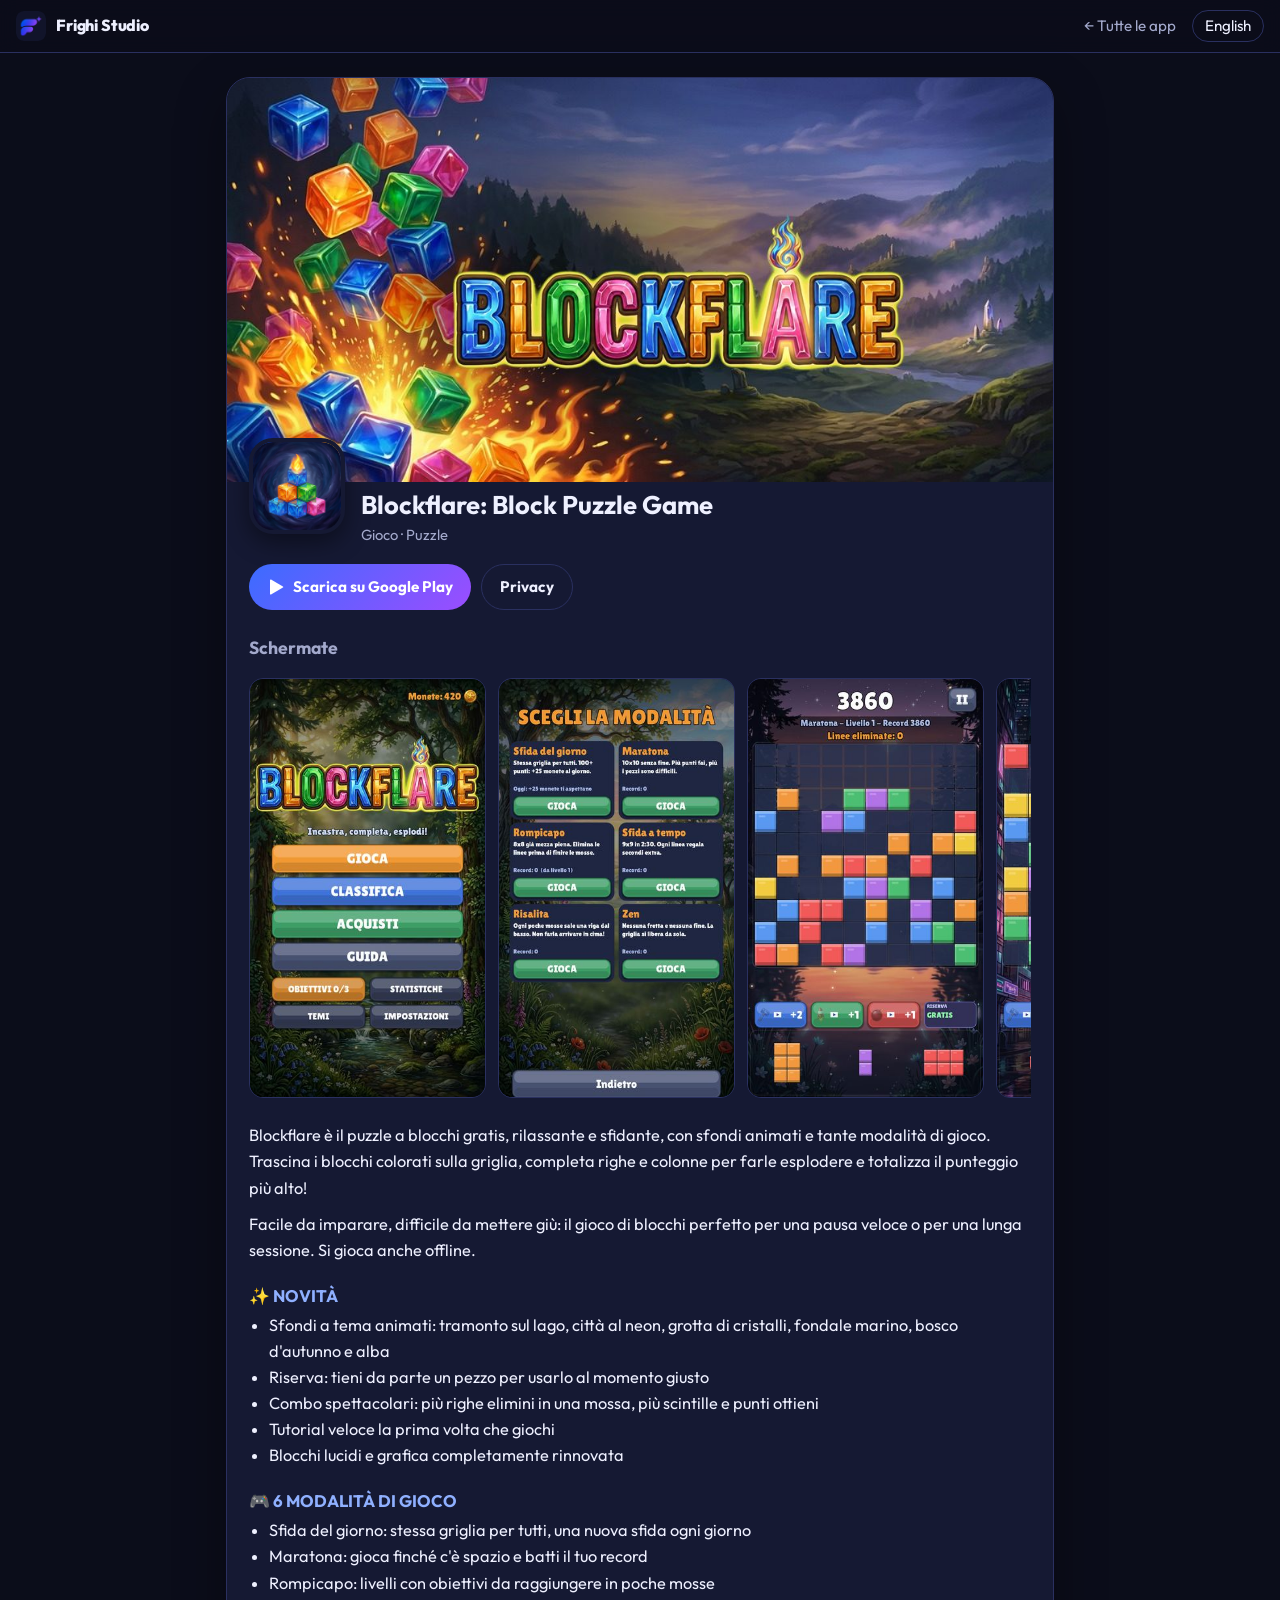
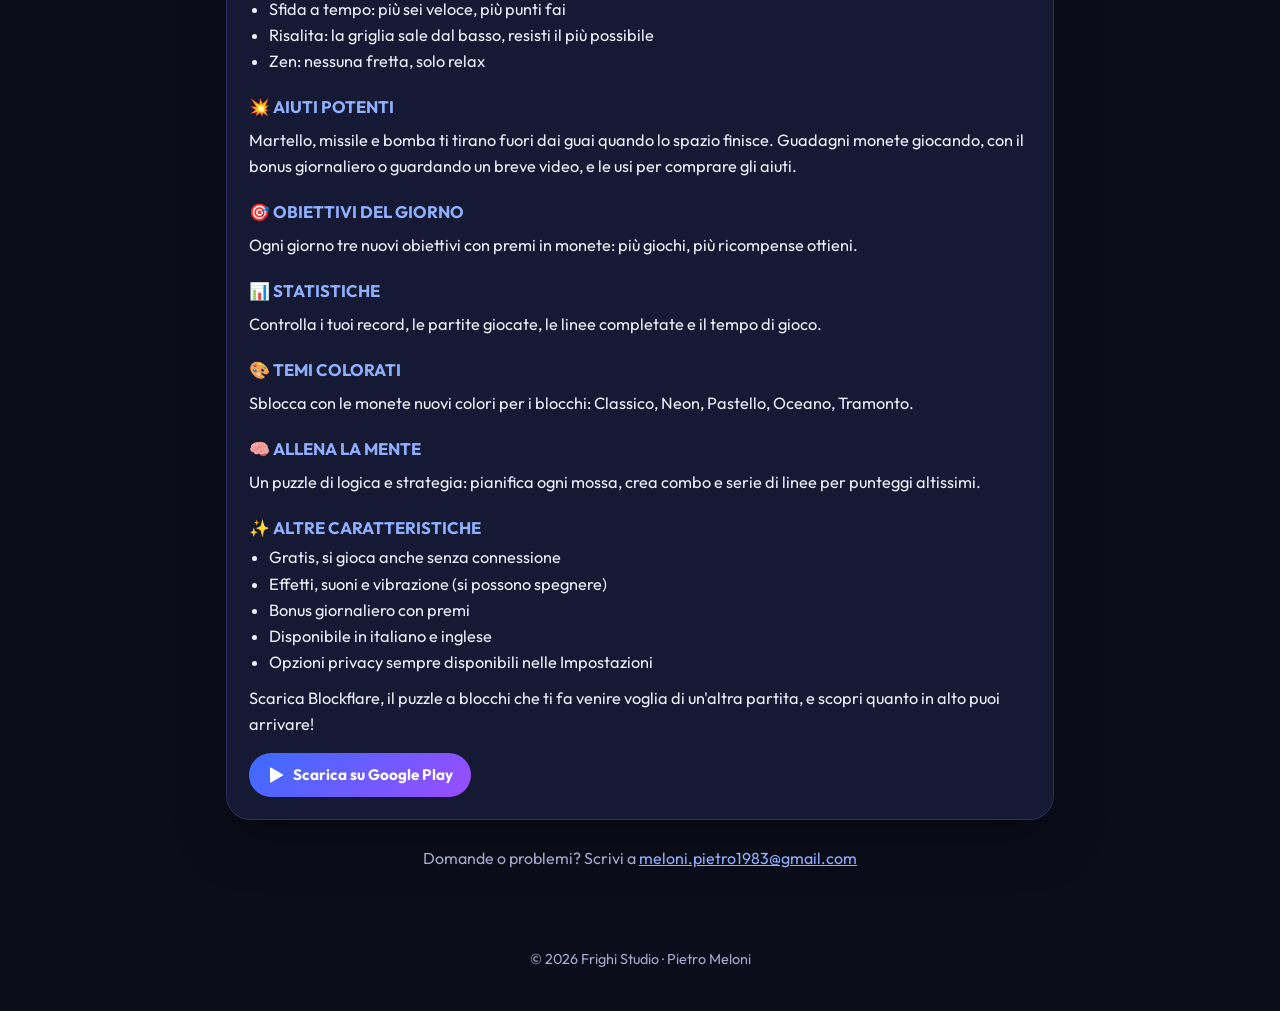
<file: giochi/blockflare.html>
<!doctype html>
<html lang="it">
<head>
<meta charset="utf-8">
<meta name="viewport" content="width=device-width, initial-scale=1">
<title>Blockflare: Block Puzzle Game – Frighi Studio</title>
<meta name="description" content="Blockflare è il puzzle a blocchi gratis, rilassante e sfidante, con sfondi animati e tante modalità di gioco. Trascina i blocchi colorati sulla griglia, co">
<meta name="theme-color" content="#0b0d1a">
<link rel="icon" href="/favicon.png">
<link rel="stylesheet" href="/stile.css">
<link rel="alternate" hreflang="it" href="https://frighi83.github.io/giochi/blockflare.html">
<link rel="alternate" hreflang="en" href="https://frighi83.github.io/en/giochi/blockflare.html">
<meta property="og:title" content="Blockflare: Block Puzzle Game"><meta property="og:image" content="https://frighi83.github.io/img/giochi/blockflare_banner.jpg">
</head>
<body>
<header class="barra"><a class="marchio" href="/"><img src="/img/frighi_icona.png" alt="">Frighi Studio</a>
<nav><a class="voce" href="/">← Tutte le app</a><a class="lingua" href="/en/giochi/blockflare.html">English</a></nav></header>
<main class="pagina-app">
<article class="app">
<img class="banner" src="/img/giochi/blockflare_banner.jpg" alt="Blockflare: Block Puzzle Game">
<div class="corpo"><div class="testa"><img class="icona" src="/img/giochi/blockflare_icona.png" alt=""><div><h1 class="titolo-app">Blockflare: Block Puzzle Game</h1><span class="tipo">Gioco · Puzzle</span></div></div>
<div class="azioni"><a class="btn play" data-app="blockflare" href="https://play.google.com/store/apps/details?id=com.pietromeloni.blockflare"><svg viewBox="0 0 24 24" aria-hidden="true"><path fill="currentColor" d="M4 2.8v18.4c0 .7.8 1.1 1.4.8l15.8-9.2c.6-.4.6-1.2 0-1.6L5.4 2c-.6-.3-1.4.1-1.4.8z"/></svg>Scarica su Google Play</a><a class="btn vuoto" href="/blockflare-privacy/">Privacy</a></div>
<h2 class="sotto">Schermate</h2>
<div class="galleria"><img src="/img/giochi/blockflare_it_d1.jpg" alt="Blockflare: Block Puzzle Game – 1" loading="lazy"><img src="/img/giochi/blockflare_it_d2.jpg" alt="Blockflare: Block Puzzle Game – 2" loading="lazy"><img src="/img/giochi/blockflare_it_d3.jpg" alt="Blockflare: Block Puzzle Game – 3" loading="lazy"><img src="/img/giochi/blockflare_it_d4.jpg" alt="Blockflare: Block Puzzle Game – 4" loading="lazy"><img src="/img/giochi/blockflare_it_d5.jpg" alt="Blockflare: Block Puzzle Game – 5" loading="lazy"><img src="/img/giochi/blockflare_it_d6.jpg" alt="Blockflare: Block Puzzle Game – 6" loading="lazy"><img src="/img/giochi/blockflare_it_d7.jpg" alt="Blockflare: Block Puzzle Game – 7" loading="lazy"><img src="/img/giochi/blockflare_it_d8.jpg" alt="Blockflare: Block Puzzle Game – 8" loading="lazy"></div>
<div class="descrizione"><p>Blockflare è il puzzle a blocchi gratis, rilassante e sfidante, con sfondi animati e tante modalità di gioco. Trascina i blocchi colorati sulla griglia, completa righe e colonne per farle esplodere e totalizza il punteggio più alto!</p><p>Facile da imparare, difficile da mettere giù: il gioco di blocchi perfetto per una pausa veloce o per una lunga sessione. Si gioca anche offline.</p><h3>✨ NOVITÀ</h3><ul><li>Sfondi a tema animati: tramonto sul lago, città al neon, grotta di cristalli, fondale marino, bosco d&#x27;autunno e alba</li><li>Riserva: tieni da parte un pezzo per usarlo al momento giusto</li><li>Combo spettacolari: più righe elimini in una mossa, più scintille e punti ottieni</li><li>Tutorial veloce la prima volta che giochi</li><li>Blocchi lucidi e grafica completamente rinnovata</li></ul><h3>🎮 6 MODALITÀ DI GIOCO</h3><ul><li>Sfida del giorno: stessa griglia per tutti, una nuova sfida ogni giorno</li><li>Maratona: gioca finché c&#x27;è spazio e batti il tuo record</li><li>Rompicapo: livelli con obiettivi da raggiungere in poche mosse</li><li>Sfida a tempo: più sei veloce, più punti fai</li><li>Risalita: la griglia sale dal basso, resisti il più possibile</li><li>Zen: nessuna fretta, solo relax</li></ul><h3>💥 AIUTI POTENTI</h3><p>Martello, missile e bomba ti tirano fuori dai guai quando lo spazio finisce. Guadagni monete giocando, con il bonus giornaliero o guardando un breve video, e le usi per comprare gli aiuti.</p><h3>🎯 OBIETTIVI DEL GIORNO</h3><p>Ogni giorno tre nuovi obiettivi con premi in monete: più giochi, più ricompense ottieni.</p><h3>📊 STATISTICHE</h3><p>Controlla i tuoi record, le partite giocate, le linee completate e il tempo di gioco.</p><h3>🎨 TEMI COLORATI</h3><p>Sblocca con le monete nuovi colori per i blocchi: Classico, Neon, Pastello, Oceano, Tramonto.</p><h3>🧠 ALLENA LA MENTE</h3><p>Un puzzle di logica e strategia: pianifica ogni mossa, crea combo e serie di linee per punteggi altissimi.</p><h3>✨ ALTRE CARATTERISTICHE</h3><ul><li>Gratis, si gioca anche senza connessione</li><li>Effetti, suoni e vibrazione (si possono spegnere)</li><li>Bonus giornaliero con premi</li><li>Disponibile in italiano e inglese</li><li>Opzioni privacy sempre disponibili nelle Impostazioni</li></ul><p>Scarica Blockflare, il puzzle a blocchi che ti fa venire voglia di un&#x27;altra partita, e scopri quanto in alto puoi arrivare!</p></div>
<div class="azioni"><a class="btn play" data-app="blockflare" href="https://play.google.com/store/apps/details?id=com.pietromeloni.blockflare"><svg viewBox="0 0 24 24" aria-hidden="true"><path fill="currentColor" d="M4 2.8v18.4c0 .7.8 1.1 1.4.8l15.8-9.2c.6-.4.6-1.2 0-1.6L5.4 2c-.6-.3-1.4.1-1.4.8z"/></svg>Scarica su Google Play</a></div>
</div></article>
<p class="nota">Domande o problemi? Scrivi a <a href="mailto:meloni.pietro1983@gmail.com">meloni.pietro1983@gmail.com</a></p>
</main>
<footer class="piede">© 2026 Frighi Studio · Pietro Meloni</footer>
<script src="/stato-app.js"></script>
</body>
</html>
</file>
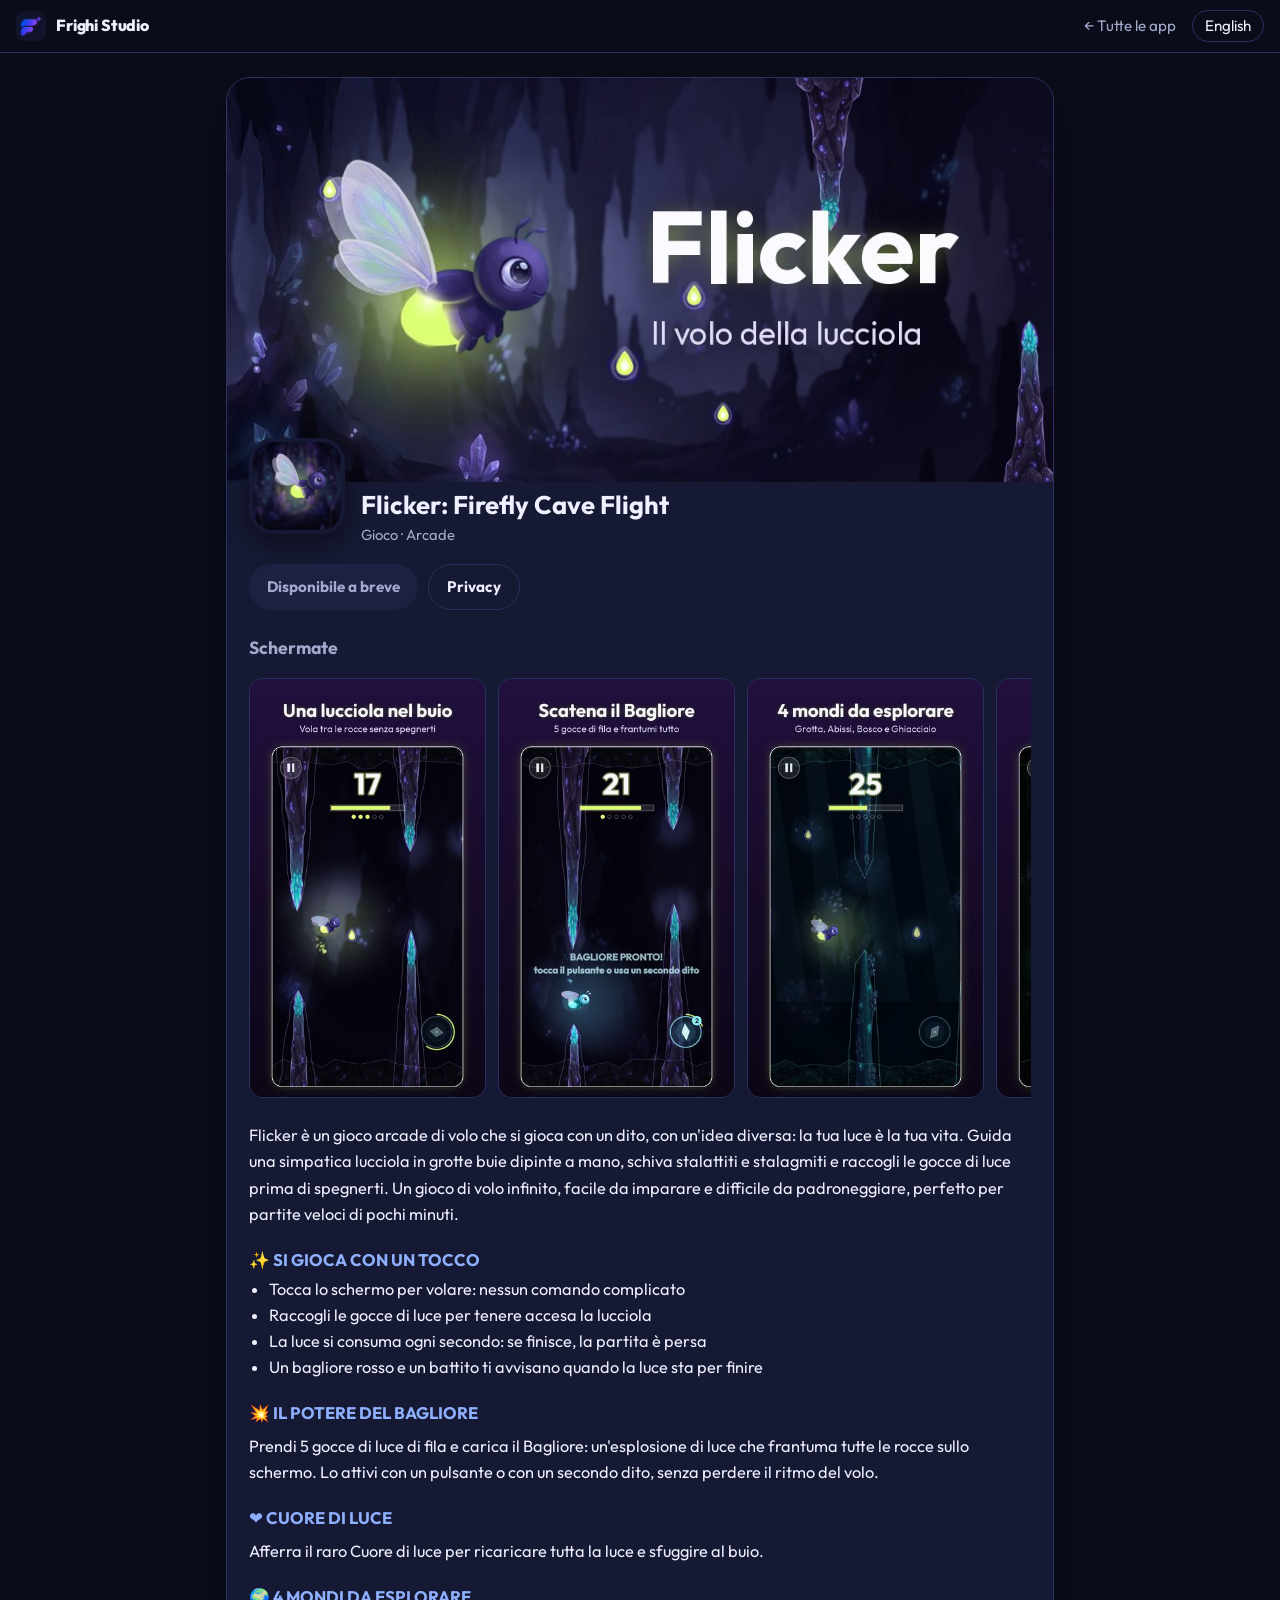
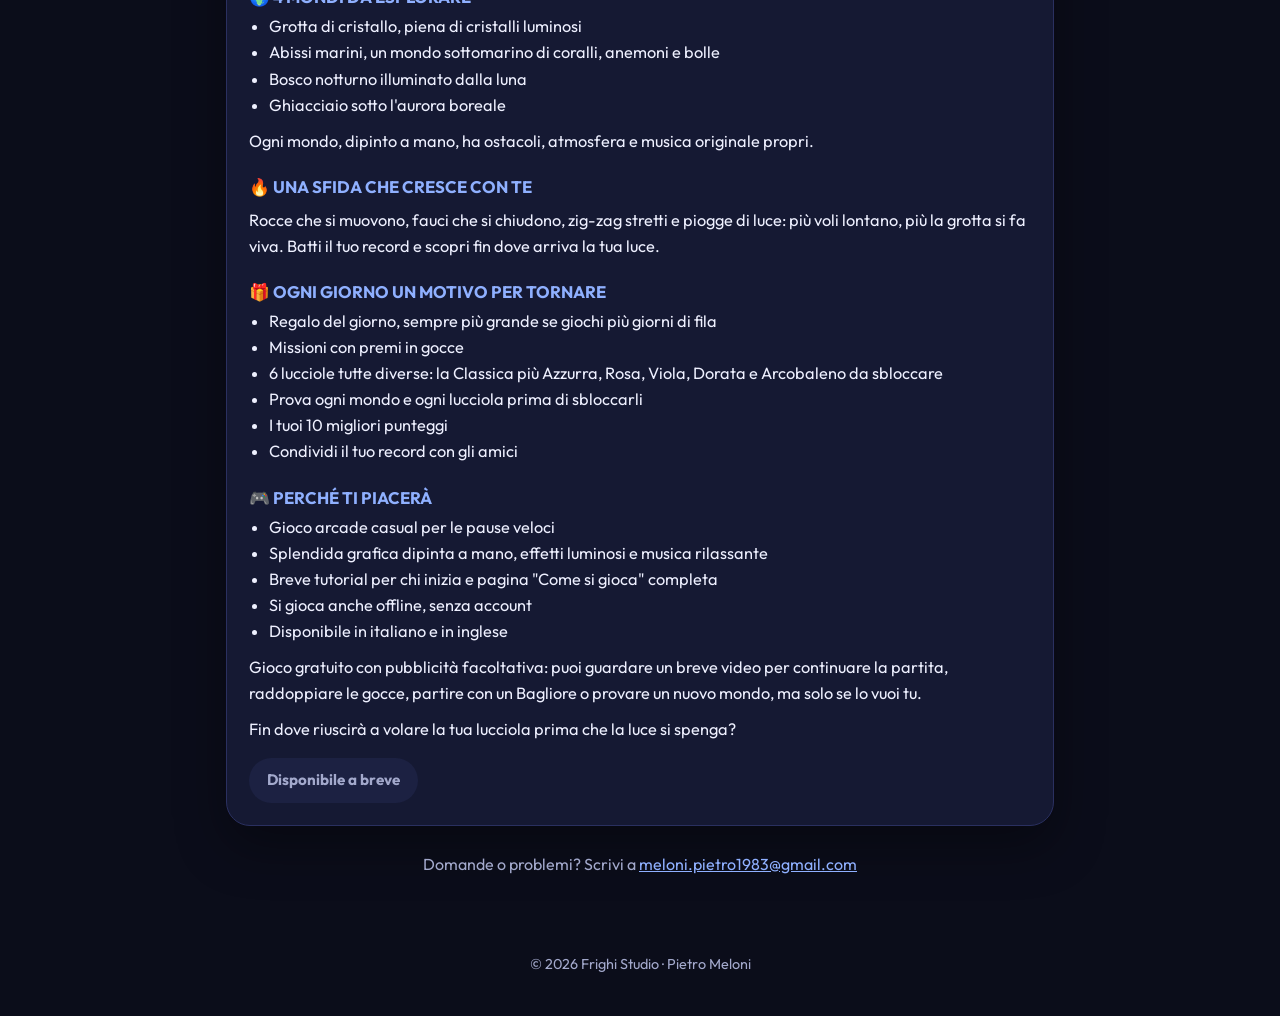
<file: giochi/flicker.html>
<!doctype html>
<html lang="it">
<head>
<meta charset="utf-8">
<meta name="viewport" content="width=device-width, initial-scale=1">
<title>Flicker: Firefly Cave Flight – Frighi Studio</title>
<meta name="description" content="Flicker è un gioco arcade di volo che si gioca con un dito, con un&#x27;idea diversa: la tua luce è la tua vita. Guida una simpatica lucciola in grotte buie dip">
<meta name="theme-color" content="#0b0d1a">
<link rel="icon" href="/favicon.png">
<link rel="stylesheet" href="/stile.css">
<link rel="alternate" hreflang="it" href="https://frighi83.github.io/giochi/flicker.html">
<link rel="alternate" hreflang="en" href="https://frighi83.github.io/en/giochi/flicker.html">
<meta property="og:title" content="Flicker: Firefly Cave Flight"><meta property="og:image" content="https://frighi83.github.io/img/giochi/flicker_banner_it.jpg">
</head>
<body>
<header class="barra"><a class="marchio" href="/"><img src="/img/frighi_icona.png" alt="">Frighi Studio</a>
<nav><a class="voce" href="/">← Tutte le app</a><a class="lingua" href="/en/giochi/flicker.html">English</a></nav></header>
<main class="pagina-app">
<article class="app">
<img class="banner" src="/img/giochi/flicker_banner_it.jpg" alt="Flicker: Firefly Cave Flight">
<div class="corpo"><div class="testa"><img class="icona" src="/img/giochi/flicker_icona.png" alt=""><div><h1 class="titolo-app">Flicker: Firefly Cave Flight</h1><span class="tipo">Gioco · Arcade</span></div></div>
<div class="azioni"><a class="btn play" data-app="flicker" href="https://play.google.com/store/apps/details?id=com.pietromeloni.flicker"><svg viewBox="0 0 24 24" aria-hidden="true"><path fill="currentColor" d="M4 2.8v18.4c0 .7.8 1.1 1.4.8l15.8-9.2c.6-.4.6-1.2 0-1.6L5.4 2c-.6-.3-1.4.1-1.4.8z"/></svg>Scarica su Google Play</a><a class="btn vuoto" href="/flicker-privacy/">Privacy</a></div>
<h2 class="sotto">Schermate</h2>
<div class="galleria"><img src="/img/giochi/flicker_it_d1.jpg" alt="Flicker: Firefly Cave Flight – 1" loading="lazy"><img src="/img/giochi/flicker_it_d2.jpg" alt="Flicker: Firefly Cave Flight – 2" loading="lazy"><img src="/img/giochi/flicker_it_d3.jpg" alt="Flicker: Firefly Cave Flight – 3" loading="lazy"><img src="/img/giochi/flicker_it_d4.jpg" alt="Flicker: Firefly Cave Flight – 4" loading="lazy"><img src="/img/giochi/flicker_it_d5.jpg" alt="Flicker: Firefly Cave Flight – 5" loading="lazy"><img src="/img/giochi/flicker_it_d6.jpg" alt="Flicker: Firefly Cave Flight – 6" loading="lazy"><img src="/img/giochi/flicker_it_d7.jpg" alt="Flicker: Firefly Cave Flight – 7" loading="lazy"></div>
<div class="descrizione"><p>Flicker è un gioco arcade di volo che si gioca con un dito, con un&#x27;idea diversa: la tua luce è la tua vita. Guida una simpatica lucciola in grotte buie dipinte a mano, schiva stalattiti e stalagmiti e raccogli le gocce di luce prima di spegnerti. Un gioco di volo infinito, facile da imparare e difficile da padroneggiare, perfetto per partite veloci di pochi minuti.</p><h3>✨ SI GIOCA CON UN TOCCO</h3><ul><li>Tocca lo schermo per volare: nessun comando complicato</li><li>Raccogli le gocce di luce per tenere accesa la lucciola</li><li>La luce si consuma ogni secondo: se finisce, la partita è persa</li><li>Un bagliore rosso e un battito ti avvisano quando la luce sta per finire</li></ul><h3>💥 IL POTERE DEL BAGLIORE</h3><p>Prendi 5 gocce di luce di fila e carica il Bagliore: un&#x27;esplosione di luce che frantuma tutte le rocce sullo schermo. Lo attivi con un pulsante o con un secondo dito, senza perdere il ritmo del volo.</p><h3>❤️ CUORE DI LUCE</h3><p>Afferra il raro Cuore di luce per ricaricare tutta la luce e sfuggire al buio.</p><h3>🌍 4 MONDI DA ESPLORARE</h3><ul><li>Grotta di cristallo, piena di cristalli luminosi</li><li>Abissi marini, un mondo sottomarino di coralli, anemoni e bolle</li><li>Bosco notturno illuminato dalla luna</li><li>Ghiacciaio sotto l&#x27;aurora boreale</li></ul><p>Ogni mondo, dipinto a mano, ha ostacoli, atmosfera e musica originale propri.</p><h3>🔥 UNA SFIDA CHE CRESCE CON TE</h3><p>Rocce che si muovono, fauci che si chiudono, zig-zag stretti e piogge di luce: più voli lontano, più la grotta si fa viva. Batti il tuo record e scopri fin dove arriva la tua luce.</p><h3>🎁 OGNI GIORNO UN MOTIVO PER TORNARE</h3><ul><li>Regalo del giorno, sempre più grande se giochi più giorni di fila</li><li>Missioni con premi in gocce</li><li>6 lucciole tutte diverse: la Classica più Azzurra, Rosa, Viola, Dorata e Arcobaleno da sbloccare</li><li>Prova ogni mondo e ogni lucciola prima di sbloccarli</li><li>I tuoi 10 migliori punteggi</li><li>Condividi il tuo record con gli amici</li></ul><h3>🎮 PERCHÉ TI PIACERÀ</h3><ul><li>Gioco arcade casual per le pause veloci</li><li>Splendida grafica dipinta a mano, effetti luminosi e musica rilassante</li><li>Breve tutorial per chi inizia e pagina &quot;Come si gioca&quot; completa</li><li>Si gioca anche offline, senza account</li><li>Disponibile in italiano e in inglese</li></ul><p>Gioco gratuito con pubblicità facoltativa: puoi guardare un breve video per continuare la partita, raddoppiare le gocce, partire con un Bagliore o provare un nuovo mondo, ma solo se lo vuoi tu.</p><p>Fin dove riuscirà a volare la tua lucciola prima che la luce si spenga?</p></div>
<div class="azioni"><a class="btn play" data-app="flicker" href="https://play.google.com/store/apps/details?id=com.pietromeloni.flicker"><svg viewBox="0 0 24 24" aria-hidden="true"><path fill="currentColor" d="M4 2.8v18.4c0 .7.8 1.1 1.4.8l15.8-9.2c.6-.4.6-1.2 0-1.6L5.4 2c-.6-.3-1.4.1-1.4.8z"/></svg>Scarica su Google Play</a></div>
</div></article>
<p class="nota">Domande o problemi? Scrivi a <a href="mailto:meloni.pietro1983@gmail.com">meloni.pietro1983@gmail.com</a></p>
</main>
<footer class="piede">© 2026 Frighi Studio · Pietro Meloni</footer>
<script src="/stato-app.js"></script>
</body>
</html>
</file>
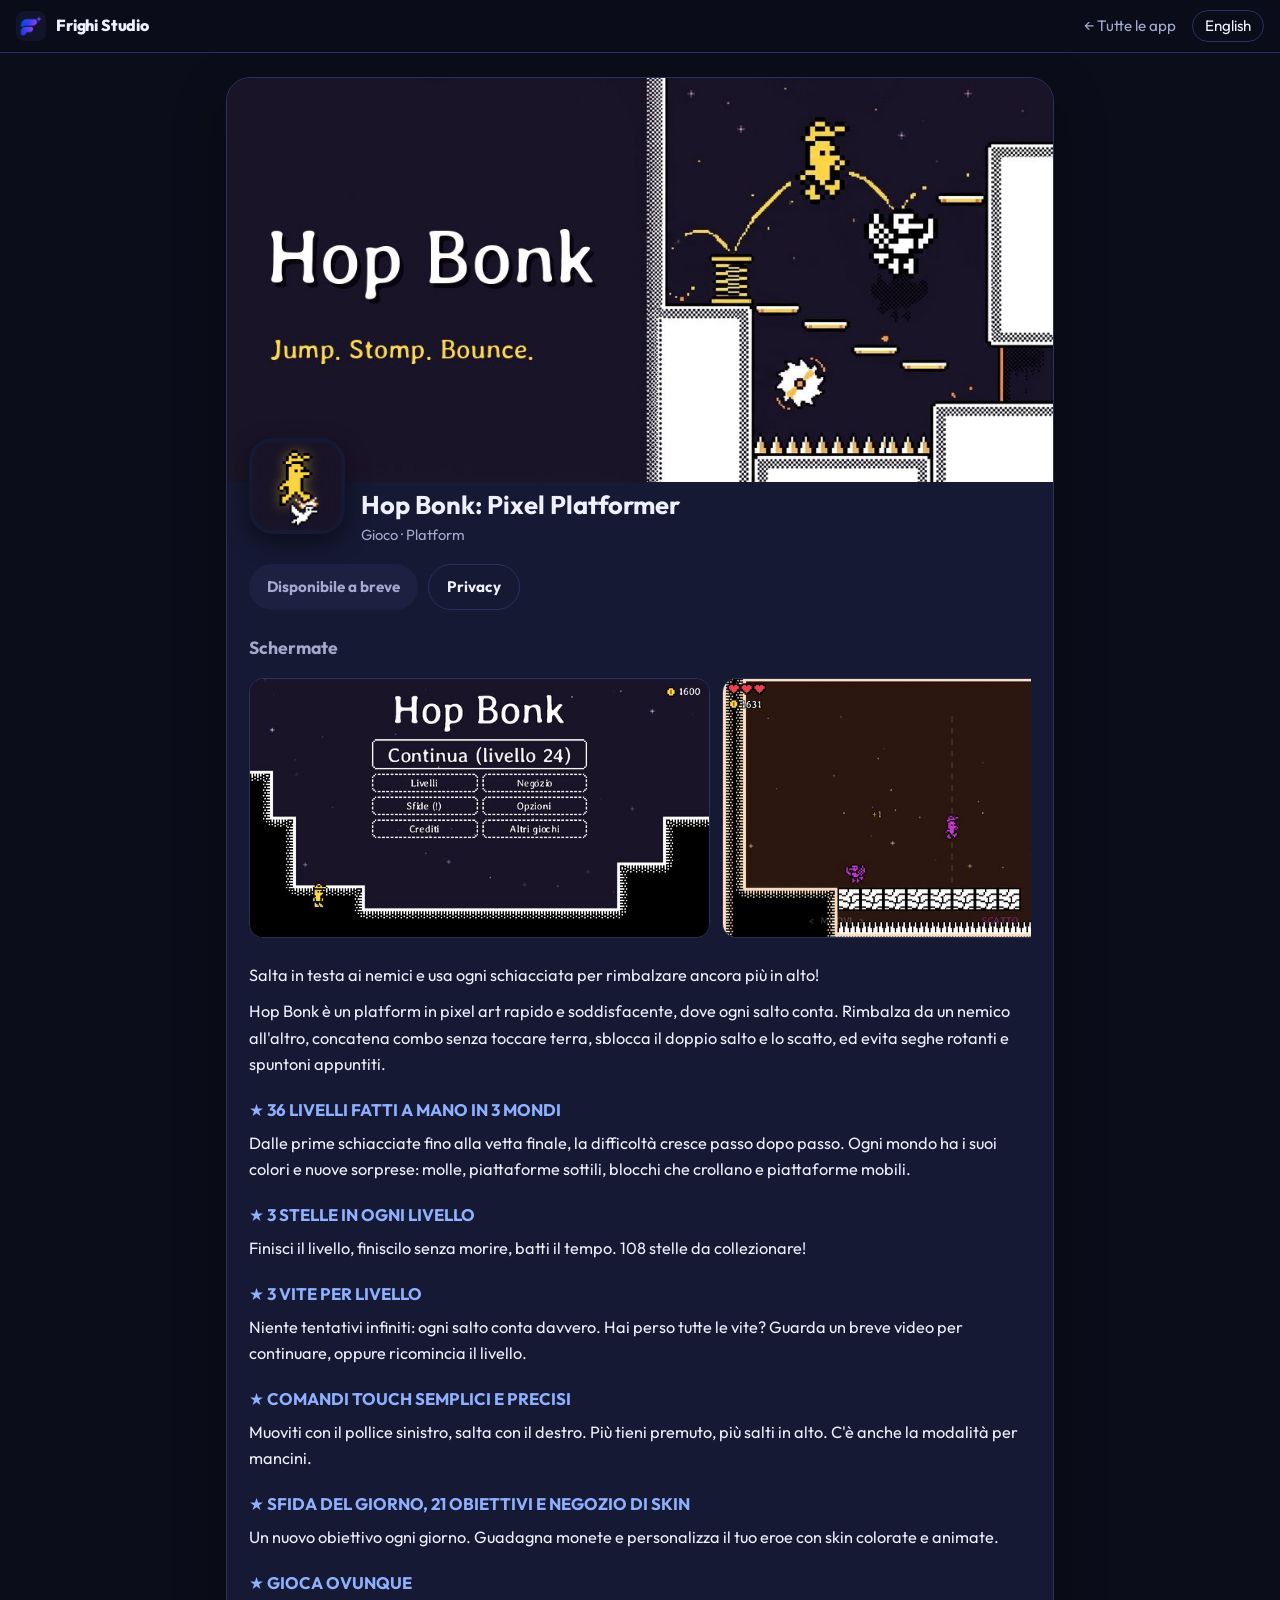
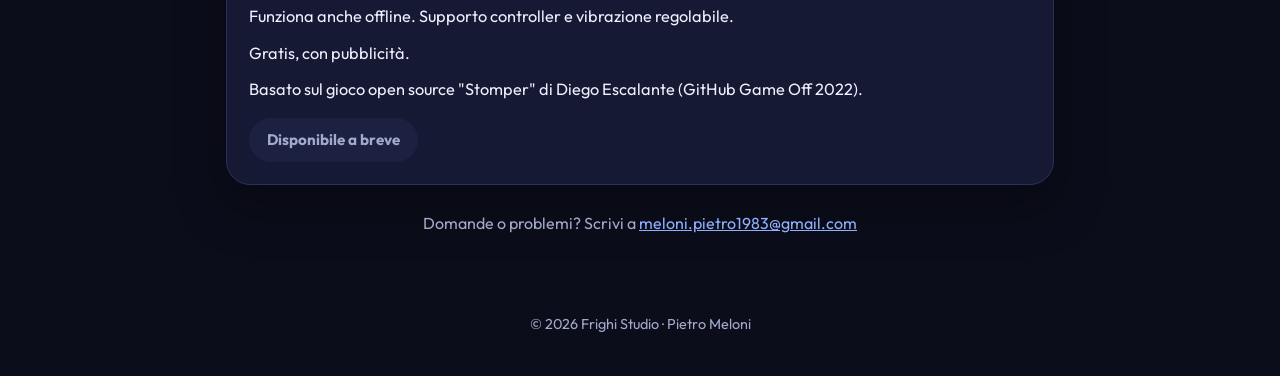
<file: giochi/hopbonk.html>
<!doctype html>
<html lang="it">
<head>
<meta charset="utf-8">
<meta name="viewport" content="width=device-width, initial-scale=1">
<title>Hop Bonk: Pixel Platformer – Frighi Studio</title>
<meta name="description" content="Salta in testa ai nemici e usa ogni schiacciata per rimbalzare ancora più in alto!">
<meta name="theme-color" content="#0b0d1a">
<link rel="icon" href="/favicon.png">
<link rel="stylesheet" href="/stile.css">
<link rel="alternate" hreflang="it" href="https://frighi83.github.io/giochi/hopbonk.html">
<link rel="alternate" hreflang="en" href="https://frighi83.github.io/en/giochi/hopbonk.html">
<meta property="og:title" content="Hop Bonk: Pixel Platformer"><meta property="og:image" content="https://frighi83.github.io/img/giochi/hopbonk_banner.jpg">
</head>
<body>
<header class="barra"><a class="marchio" href="/"><img src="/img/frighi_icona.png" alt="">Frighi Studio</a>
<nav><a class="voce" href="/">← Tutte le app</a><a class="lingua" href="/en/giochi/hopbonk.html">English</a></nav></header>
<main class="pagina-app">
<article class="app">
<img class="banner" src="/img/giochi/hopbonk_banner.jpg" alt="Hop Bonk: Pixel Platformer">
<div class="corpo"><div class="testa"><img class="icona" src="/img/giochi/hopbonk_icona.png" alt=""><div><h1 class="titolo-app">Hop Bonk: Pixel Platformer</h1><span class="tipo">Gioco · Platform</span></div></div>
<div class="azioni"><a class="btn play" data-app="hopbonk" href="https://play.google.com/store/apps/details?id=com.pietromeloni.hopbonk"><svg viewBox="0 0 24 24" aria-hidden="true"><path fill="currentColor" d="M4 2.8v18.4c0 .7.8 1.1 1.4.8l15.8-9.2c.6-.4.6-1.2 0-1.6L5.4 2c-.6-.3-1.4.1-1.4.8z"/></svg>Scarica su Google Play</a><a class="btn vuoto" href="/HopBonk/">Privacy</a></div>
<h2 class="sotto">Schermate</h2>
<div class="galleria orizz"><img src="/img/giochi/hopbonk_it_d1.jpg" alt="Hop Bonk: Pixel Platformer – 1" loading="lazy"><img src="/img/giochi/hopbonk_it_d2.jpg" alt="Hop Bonk: Pixel Platformer – 2" loading="lazy"><img src="/img/giochi/hopbonk_it_d3.jpg" alt="Hop Bonk: Pixel Platformer – 3" loading="lazy"><img src="/img/giochi/hopbonk_it_d4.jpg" alt="Hop Bonk: Pixel Platformer – 4" loading="lazy"><img src="/img/giochi/hopbonk_it_d5.jpg" alt="Hop Bonk: Pixel Platformer – 5" loading="lazy"><img src="/img/giochi/hopbonk_it_d6.jpg" alt="Hop Bonk: Pixel Platformer – 6" loading="lazy"><img src="/img/giochi/hopbonk_it_d7.jpg" alt="Hop Bonk: Pixel Platformer – 7" loading="lazy"><img src="/img/giochi/hopbonk_it_d8.jpg" alt="Hop Bonk: Pixel Platformer – 8" loading="lazy"></div>
<div class="descrizione"><p>Salta in testa ai nemici e usa ogni schiacciata per rimbalzare ancora più in alto!</p><p>Hop Bonk è un platform in pixel art rapido e soddisfacente, dove ogni salto conta. Rimbalza da un nemico all&#x27;altro, concatena combo senza toccare terra, sblocca il doppio salto e lo scatto, ed evita seghe rotanti e spuntoni appuntiti.</p><h3>★ 36 LIVELLI FATTI A MANO IN 3 MONDI</h3><p>Dalle prime schiacciate fino alla vetta finale, la difficoltà cresce passo dopo passo. Ogni mondo ha i suoi colori e nuove sorprese: molle, piattaforme sottili, blocchi che crollano e piattaforme mobili.</p><h3>★ 3 STELLE IN OGNI LIVELLO</h3><p>Finisci il livello, finiscilo senza morire, batti il tempo. 108 stelle da collezionare!</p><h3>★ 3 VITE PER LIVELLO</h3><p>Niente tentativi infiniti: ogni salto conta davvero. Hai perso tutte le vite? Guarda un breve video per continuare, oppure ricomincia il livello.</p><h3>★ COMANDI TOUCH SEMPLICI E PRECISI</h3><p>Muoviti con il pollice sinistro, salta con il destro. Più tieni premuto, più salti in alto. C&#x27;è anche la modalità per mancini.</p><h3>★ SFIDA DEL GIORNO, 21 OBIETTIVI E NEGOZIO DI SKIN</h3><p>Un nuovo obiettivo ogni giorno. Guadagna monete e personalizza il tuo eroe con skin colorate e animate.</p><h3>★ GIOCA OVUNQUE</h3><p>Funziona anche offline. Supporto controller e vibrazione regolabile.</p><p>Gratis, con pubblicità.</p><p>Basato sul gioco open source &quot;Stomper&quot; di Diego Escalante (GitHub Game Off 2022).</p></div>
<div class="azioni"><a class="btn play" data-app="hopbonk" href="https://play.google.com/store/apps/details?id=com.pietromeloni.hopbonk"><svg viewBox="0 0 24 24" aria-hidden="true"><path fill="currentColor" d="M4 2.8v18.4c0 .7.8 1.1 1.4.8l15.8-9.2c.6-.4.6-1.2 0-1.6L5.4 2c-.6-.3-1.4.1-1.4.8z"/></svg>Scarica su Google Play</a></div>
</div></article>
<p class="nota">Domande o problemi? Scrivi a <a href="mailto:meloni.pietro1983@gmail.com">meloni.pietro1983@gmail.com</a></p>
</main>
<footer class="piede">© 2026 Frighi Studio · Pietro Meloni</footer>
<script src="/stato-app.js"></script>
</body>
</html>
</file>
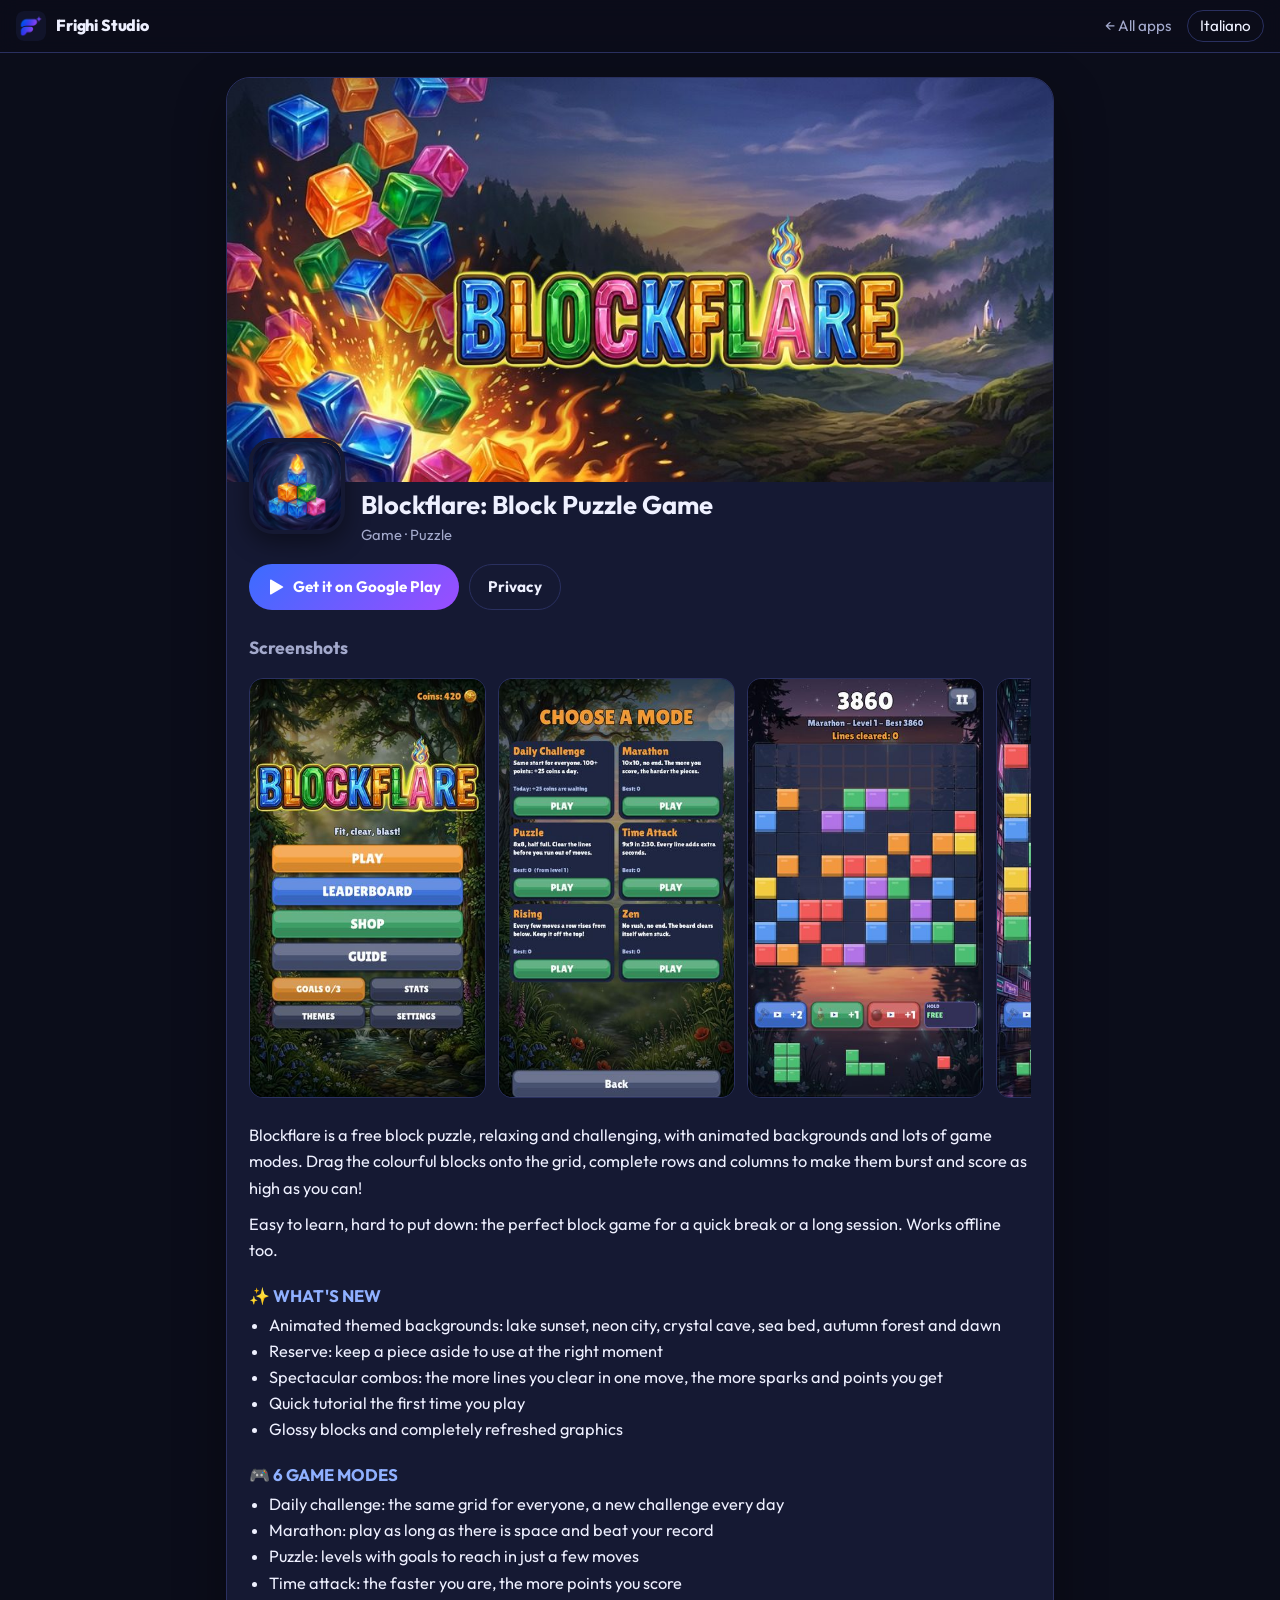
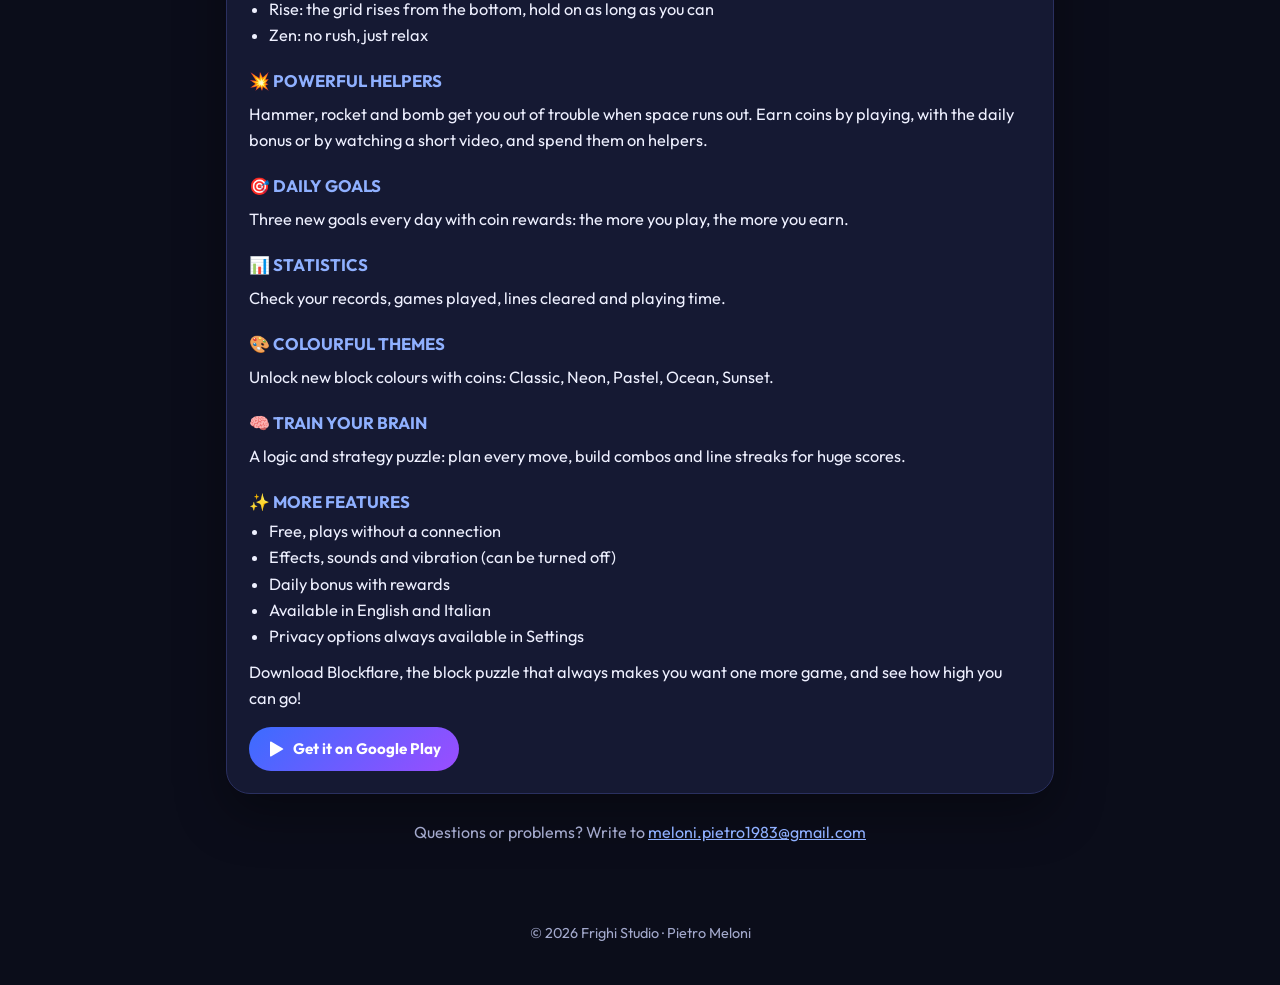
<file: en/giochi/blockflare.html>
<!doctype html>
<html lang="en">
<head>
<meta charset="utf-8">
<meta name="viewport" content="width=device-width, initial-scale=1">
<title>Blockflare: Block Puzzle Game – Frighi Studio</title>
<meta name="description" content="Blockflare is a free block puzzle, relaxing and challenging, with animated backgrounds and lots of game modes. Drag the colourful blocks onto the grid, com">
<meta name="theme-color" content="#0b0d1a">
<link rel="icon" href="/favicon.png">
<link rel="stylesheet" href="/stile.css">
<link rel="alternate" hreflang="it" href="https://frighi83.github.io/giochi/blockflare.html">
<link rel="alternate" hreflang="en" href="https://frighi83.github.io/en/giochi/blockflare.html">
<meta property="og:title" content="Blockflare: Block Puzzle Game"><meta property="og:image" content="https://frighi83.github.io/img/giochi/blockflare_banner.jpg">
</head>
<body>
<header class="barra"><a class="marchio" href="/en/"><img src="/img/frighi_icona.png" alt="">Frighi Studio</a>
<nav><a class="voce" href="/en/">← All apps</a><a class="lingua" href="/giochi/blockflare.html">Italiano</a></nav></header>
<main class="pagina-app">
<article class="app">
<img class="banner" src="/img/giochi/blockflare_banner.jpg" alt="Blockflare: Block Puzzle Game">
<div class="corpo"><div class="testa"><img class="icona" src="/img/giochi/blockflare_icona.png" alt=""><div><h1 class="titolo-app">Blockflare: Block Puzzle Game</h1><span class="tipo">Game · Puzzle</span></div></div>
<div class="azioni"><a class="btn play" data-app="blockflare" href="https://play.google.com/store/apps/details?id=com.pietromeloni.blockflare"><svg viewBox="0 0 24 24" aria-hidden="true"><path fill="currentColor" d="M4 2.8v18.4c0 .7.8 1.1 1.4.8l15.8-9.2c.6-.4.6-1.2 0-1.6L5.4 2c-.6-.3-1.4.1-1.4.8z"/></svg>Get it on Google Play</a><a class="btn vuoto" href="/blockflare-privacy/">Privacy</a></div>
<h2 class="sotto">Screenshots</h2>
<div class="galleria"><img src="/img/giochi/blockflare_en_d1.jpg" alt="Blockflare: Block Puzzle Game – 1" loading="lazy"><img src="/img/giochi/blockflare_en_d2.jpg" alt="Blockflare: Block Puzzle Game – 2" loading="lazy"><img src="/img/giochi/blockflare_en_d3.jpg" alt="Blockflare: Block Puzzle Game – 3" loading="lazy"><img src="/img/giochi/blockflare_en_d4.jpg" alt="Blockflare: Block Puzzle Game – 4" loading="lazy"><img src="/img/giochi/blockflare_en_d5.jpg" alt="Blockflare: Block Puzzle Game – 5" loading="lazy"><img src="/img/giochi/blockflare_en_d6.jpg" alt="Blockflare: Block Puzzle Game – 6" loading="lazy"><img src="/img/giochi/blockflare_en_d7.jpg" alt="Blockflare: Block Puzzle Game – 7" loading="lazy"><img src="/img/giochi/blockflare_en_d8.jpg" alt="Blockflare: Block Puzzle Game – 8" loading="lazy"></div>
<div class="descrizione"><p>Blockflare is a free block puzzle, relaxing and challenging, with animated backgrounds and lots of game modes. Drag the colourful blocks onto the grid, complete rows and columns to make them burst and score as high as you can!</p><p>Easy to learn, hard to put down: the perfect block game for a quick break or a long session. Works offline too.</p><h3>✨ WHAT&#x27;S NEW</h3><ul><li>Animated themed backgrounds: lake sunset, neon city, crystal cave, sea bed, autumn forest and dawn</li><li>Reserve: keep a piece aside to use at the right moment</li><li>Spectacular combos: the more lines you clear in one move, the more sparks and points you get</li><li>Quick tutorial the first time you play</li><li>Glossy blocks and completely refreshed graphics</li></ul><h3>🎮 6 GAME MODES</h3><ul><li>Daily challenge: the same grid for everyone, a new challenge every day</li><li>Marathon: play as long as there is space and beat your record</li><li>Puzzle: levels with goals to reach in just a few moves</li><li>Time attack: the faster you are, the more points you score</li><li>Rise: the grid rises from the bottom, hold on as long as you can</li><li>Zen: no rush, just relax</li></ul><h3>💥 POWERFUL HELPERS</h3><p>Hammer, rocket and bomb get you out of trouble when space runs out. Earn coins by playing, with the daily bonus or by watching a short video, and spend them on helpers.</p><h3>🎯 DAILY GOALS</h3><p>Three new goals every day with coin rewards: the more you play, the more you earn.</p><h3>📊 STATISTICS</h3><p>Check your records, games played, lines cleared and playing time.</p><h3>🎨 COLOURFUL THEMES</h3><p>Unlock new block colours with coins: Classic, Neon, Pastel, Ocean, Sunset.</p><h3>🧠 TRAIN YOUR BRAIN</h3><p>A logic and strategy puzzle: plan every move, build combos and line streaks for huge scores.</p><h3>✨ MORE FEATURES</h3><ul><li>Free, plays without a connection</li><li>Effects, sounds and vibration (can be turned off)</li><li>Daily bonus with rewards</li><li>Available in English and Italian</li><li>Privacy options always available in Settings</li></ul><p>Download Blockflare, the block puzzle that always makes you want one more game, and see how high you can go!</p></div>
<div class="azioni"><a class="btn play" data-app="blockflare" href="https://play.google.com/store/apps/details?id=com.pietromeloni.blockflare"><svg viewBox="0 0 24 24" aria-hidden="true"><path fill="currentColor" d="M4 2.8v18.4c0 .7.8 1.1 1.4.8l15.8-9.2c.6-.4.6-1.2 0-1.6L5.4 2c-.6-.3-1.4.1-1.4.8z"/></svg>Get it on Google Play</a></div>
</div></article>
<p class="nota">Questions or problems? Write to <a href="mailto:meloni.pietro1983@gmail.com">meloni.pietro1983@gmail.com</a></p>
</main>
<footer class="piede">© 2026 Frighi Studio · Pietro Meloni</footer>
<script src="/stato-app.js"></script>
</body>
</html>
</file>
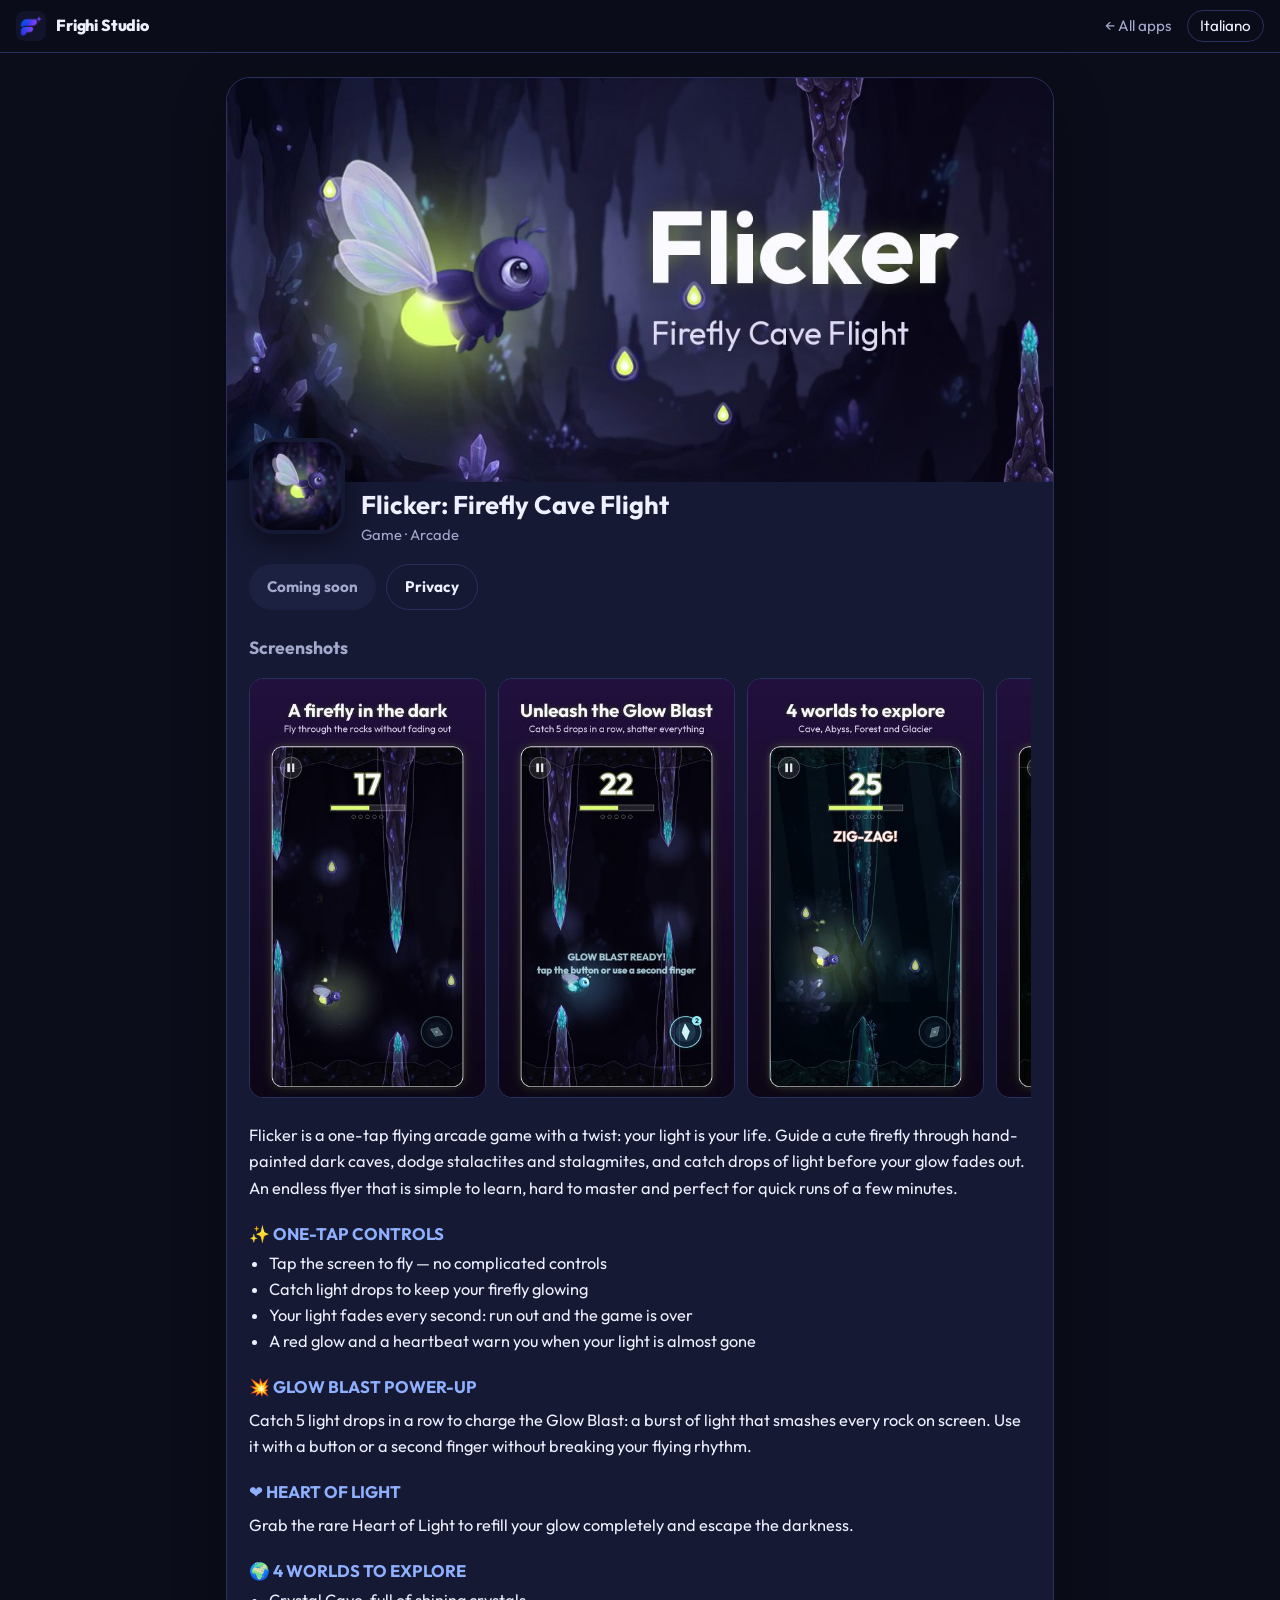
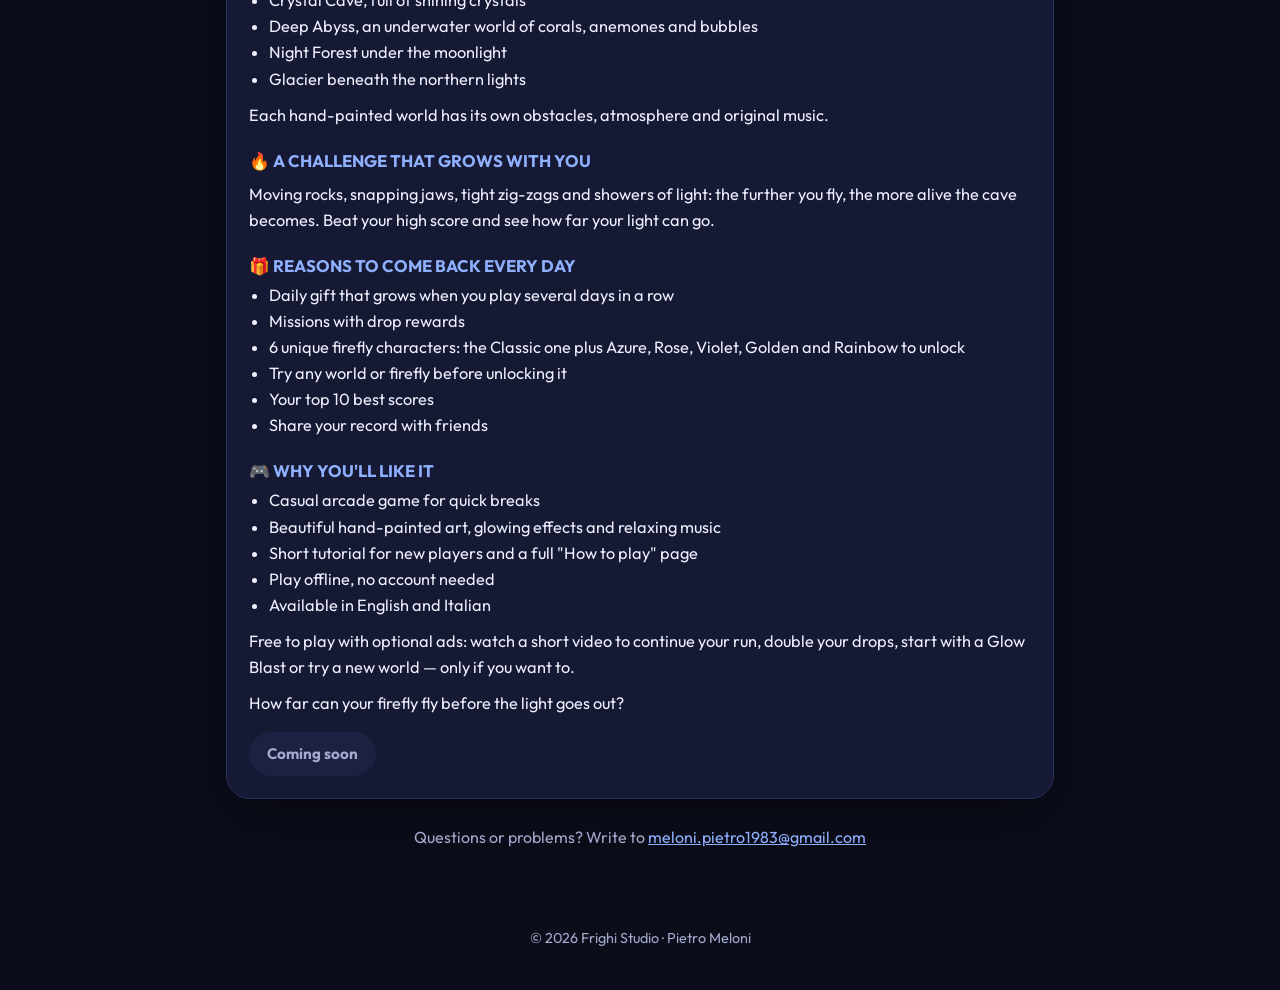
<file: en/giochi/flicker.html>
<!doctype html>
<html lang="en">
<head>
<meta charset="utf-8">
<meta name="viewport" content="width=device-width, initial-scale=1">
<title>Flicker: Firefly Cave Flight – Frighi Studio</title>
<meta name="description" content="Flicker is a one-tap flying arcade game with a twist: your light is your life. Guide a cute firefly through hand-painted dark caves, dodge stalactites and ">
<meta name="theme-color" content="#0b0d1a">
<link rel="icon" href="/favicon.png">
<link rel="stylesheet" href="/stile.css">
<link rel="alternate" hreflang="it" href="https://frighi83.github.io/giochi/flicker.html">
<link rel="alternate" hreflang="en" href="https://frighi83.github.io/en/giochi/flicker.html">
<meta property="og:title" content="Flicker: Firefly Cave Flight"><meta property="og:image" content="https://frighi83.github.io/img/giochi/flicker_banner_en.jpg">
</head>
<body>
<header class="barra"><a class="marchio" href="/en/"><img src="/img/frighi_icona.png" alt="">Frighi Studio</a>
<nav><a class="voce" href="/en/">← All apps</a><a class="lingua" href="/giochi/flicker.html">Italiano</a></nav></header>
<main class="pagina-app">
<article class="app">
<img class="banner" src="/img/giochi/flicker_banner_en.jpg" alt="Flicker: Firefly Cave Flight">
<div class="corpo"><div class="testa"><img class="icona" src="/img/giochi/flicker_icona.png" alt=""><div><h1 class="titolo-app">Flicker: Firefly Cave Flight</h1><span class="tipo">Game · Arcade</span></div></div>
<div class="azioni"><a class="btn play" data-app="flicker" href="https://play.google.com/store/apps/details?id=com.pietromeloni.flicker"><svg viewBox="0 0 24 24" aria-hidden="true"><path fill="currentColor" d="M4 2.8v18.4c0 .7.8 1.1 1.4.8l15.8-9.2c.6-.4.6-1.2 0-1.6L5.4 2c-.6-.3-1.4.1-1.4.8z"/></svg>Get it on Google Play</a><a class="btn vuoto" href="/flicker-privacy/">Privacy</a></div>
<h2 class="sotto">Screenshots</h2>
<div class="galleria"><img src="/img/giochi/flicker_en_d1.jpg" alt="Flicker: Firefly Cave Flight – 1" loading="lazy"><img src="/img/giochi/flicker_en_d2.jpg" alt="Flicker: Firefly Cave Flight – 2" loading="lazy"><img src="/img/giochi/flicker_en_d3.jpg" alt="Flicker: Firefly Cave Flight – 3" loading="lazy"><img src="/img/giochi/flicker_en_d4.jpg" alt="Flicker: Firefly Cave Flight – 4" loading="lazy"><img src="/img/giochi/flicker_en_d5.jpg" alt="Flicker: Firefly Cave Flight – 5" loading="lazy"><img src="/img/giochi/flicker_en_d6.jpg" alt="Flicker: Firefly Cave Flight – 6" loading="lazy"><img src="/img/giochi/flicker_en_d7.jpg" alt="Flicker: Firefly Cave Flight – 7" loading="lazy"></div>
<div class="descrizione"><p>Flicker is a one-tap flying arcade game with a twist: your light is your life. Guide a cute firefly through hand-painted dark caves, dodge stalactites and stalagmites, and catch drops of light before your glow fades out. An endless flyer that is simple to learn, hard to master and perfect for quick runs of a few minutes.</p><h3>✨ ONE-TAP CONTROLS</h3><ul><li>Tap the screen to fly — no complicated controls</li><li>Catch light drops to keep your firefly glowing</li><li>Your light fades every second: run out and the game is over</li><li>A red glow and a heartbeat warn you when your light is almost gone</li></ul><h3>💥 GLOW BLAST POWER-UP</h3><p>Catch 5 light drops in a row to charge the Glow Blast: a burst of light that smashes every rock on screen. Use it with a button or a second finger without breaking your flying rhythm.</p><h3>❤️ HEART OF LIGHT</h3><p>Grab the rare Heart of Light to refill your glow completely and escape the darkness.</p><h3>🌍 4 WORLDS TO EXPLORE</h3><ul><li>Crystal Cave, full of shining crystals</li><li>Deep Abyss, an underwater world of corals, anemones and bubbles</li><li>Night Forest under the moonlight</li><li>Glacier beneath the northern lights</li></ul><p>Each hand-painted world has its own obstacles, atmosphere and original music.</p><h3>🔥 A CHALLENGE THAT GROWS WITH YOU</h3><p>Moving rocks, snapping jaws, tight zig-zags and showers of light: the further you fly, the more alive the cave becomes. Beat your high score and see how far your light can go.</p><h3>🎁 REASONS TO COME BACK EVERY DAY</h3><ul><li>Daily gift that grows when you play several days in a row</li><li>Missions with drop rewards</li><li>6 unique firefly characters: the Classic one plus Azure, Rose, Violet, Golden and Rainbow to unlock</li><li>Try any world or firefly before unlocking it</li><li>Your top 10 best scores</li><li>Share your record with friends</li></ul><h3>🎮 WHY YOU&#x27;LL LIKE IT</h3><ul><li>Casual arcade game for quick breaks</li><li>Beautiful hand-painted art, glowing effects and relaxing music</li><li>Short tutorial for new players and a full &quot;How to play&quot; page</li><li>Play offline, no account needed</li><li>Available in English and Italian</li></ul><p>Free to play with optional ads: watch a short video to continue your run, double your drops, start with a Glow Blast or try a new world — only if you want to.</p><p>How far can your firefly fly before the light goes out?</p></div>
<div class="azioni"><a class="btn play" data-app="flicker" href="https://play.google.com/store/apps/details?id=com.pietromeloni.flicker"><svg viewBox="0 0 24 24" aria-hidden="true"><path fill="currentColor" d="M4 2.8v18.4c0 .7.8 1.1 1.4.8l15.8-9.2c.6-.4.6-1.2 0-1.6L5.4 2c-.6-.3-1.4.1-1.4.8z"/></svg>Get it on Google Play</a></div>
</div></article>
<p class="nota">Questions or problems? Write to <a href="mailto:meloni.pietro1983@gmail.com">meloni.pietro1983@gmail.com</a></p>
</main>
<footer class="piede">© 2026 Frighi Studio · Pietro Meloni</footer>
<script src="/stato-app.js"></script>
</body>
</html>
</file>
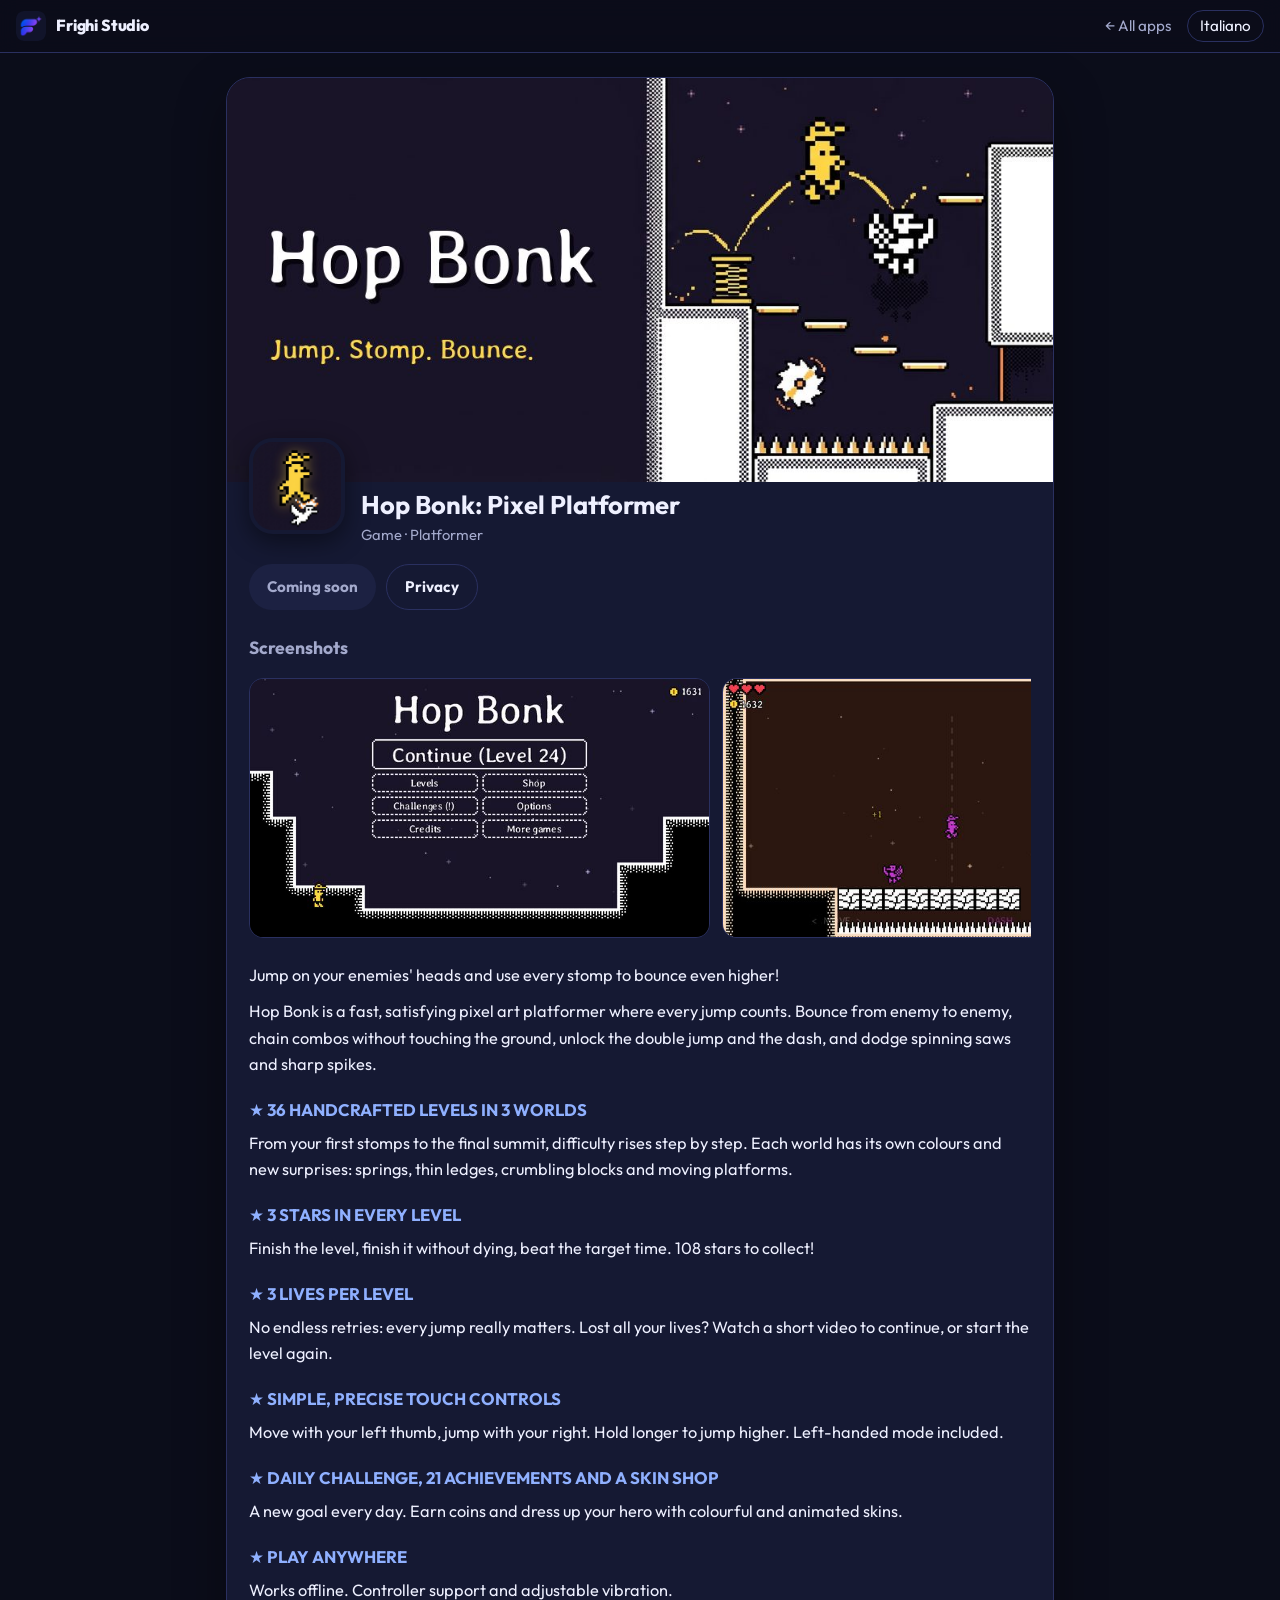
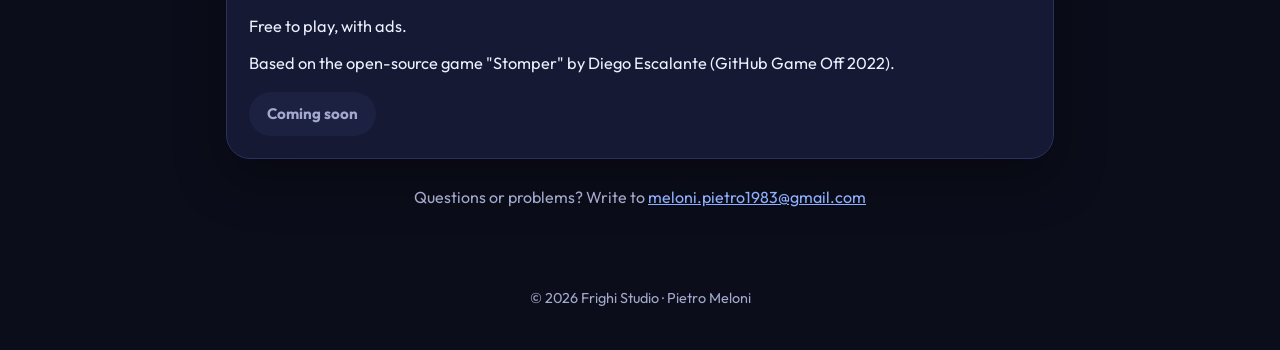
<file: en/giochi/hopbonk.html>
<!doctype html>
<html lang="en">
<head>
<meta charset="utf-8">
<meta name="viewport" content="width=device-width, initial-scale=1">
<title>Hop Bonk: Pixel Platformer – Frighi Studio</title>
<meta name="description" content="Jump on your enemies&#x27; heads and use every stomp to bounce even higher!">
<meta name="theme-color" content="#0b0d1a">
<link rel="icon" href="/favicon.png">
<link rel="stylesheet" href="/stile.css">
<link rel="alternate" hreflang="it" href="https://frighi83.github.io/giochi/hopbonk.html">
<link rel="alternate" hreflang="en" href="https://frighi83.github.io/en/giochi/hopbonk.html">
<meta property="og:title" content="Hop Bonk: Pixel Platformer"><meta property="og:image" content="https://frighi83.github.io/img/giochi/hopbonk_banner.jpg">
</head>
<body>
<header class="barra"><a class="marchio" href="/en/"><img src="/img/frighi_icona.png" alt="">Frighi Studio</a>
<nav><a class="voce" href="/en/">← All apps</a><a class="lingua" href="/giochi/hopbonk.html">Italiano</a></nav></header>
<main class="pagina-app">
<article class="app">
<img class="banner" src="/img/giochi/hopbonk_banner.jpg" alt="Hop Bonk: Pixel Platformer">
<div class="corpo"><div class="testa"><img class="icona" src="/img/giochi/hopbonk_icona.png" alt=""><div><h1 class="titolo-app">Hop Bonk: Pixel Platformer</h1><span class="tipo">Game · Platformer</span></div></div>
<div class="azioni"><a class="btn play" data-app="hopbonk" href="https://play.google.com/store/apps/details?id=com.pietromeloni.hopbonk"><svg viewBox="0 0 24 24" aria-hidden="true"><path fill="currentColor" d="M4 2.8v18.4c0 .7.8 1.1 1.4.8l15.8-9.2c.6-.4.6-1.2 0-1.6L5.4 2c-.6-.3-1.4.1-1.4.8z"/></svg>Get it on Google Play</a><a class="btn vuoto" href="/HopBonk/">Privacy</a></div>
<h2 class="sotto">Screenshots</h2>
<div class="galleria orizz"><img src="/img/giochi/hopbonk_en_d1.jpg" alt="Hop Bonk: Pixel Platformer – 1" loading="lazy"><img src="/img/giochi/hopbonk_en_d2.jpg" alt="Hop Bonk: Pixel Platformer – 2" loading="lazy"><img src="/img/giochi/hopbonk_en_d3.jpg" alt="Hop Bonk: Pixel Platformer – 3" loading="lazy"><img src="/img/giochi/hopbonk_en_d4.jpg" alt="Hop Bonk: Pixel Platformer – 4" loading="lazy"><img src="/img/giochi/hopbonk_en_d5.jpg" alt="Hop Bonk: Pixel Platformer – 5" loading="lazy"><img src="/img/giochi/hopbonk_en_d6.jpg" alt="Hop Bonk: Pixel Platformer – 6" loading="lazy"><img src="/img/giochi/hopbonk_en_d7.jpg" alt="Hop Bonk: Pixel Platformer – 7" loading="lazy"><img src="/img/giochi/hopbonk_en_d8.jpg" alt="Hop Bonk: Pixel Platformer – 8" loading="lazy"></div>
<div class="descrizione"><p>Jump on your enemies&#x27; heads and use every stomp to bounce even higher!</p><p>Hop Bonk is a fast, satisfying pixel art platformer where every jump counts. Bounce from enemy to enemy, chain combos without touching the ground, unlock the double jump and the dash, and dodge spinning saws and sharp spikes.</p><h3>★ 36 HANDCRAFTED LEVELS IN 3 WORLDS</h3><p>From your first stomps to the final summit, difficulty rises step by step. Each world has its own colours and new surprises: springs, thin ledges, crumbling blocks and moving platforms.</p><h3>★ 3 STARS IN EVERY LEVEL</h3><p>Finish the level, finish it without dying, beat the target time. 108 stars to collect!</p><h3>★ 3 LIVES PER LEVEL</h3><p>No endless retries: every jump really matters. Lost all your lives? Watch a short video to continue, or start the level again.</p><h3>★ SIMPLE, PRECISE TOUCH CONTROLS</h3><p>Move with your left thumb, jump with your right. Hold longer to jump higher. Left-handed mode included.</p><h3>★ DAILY CHALLENGE, 21 ACHIEVEMENTS AND A SKIN SHOP</h3><p>A new goal every day. Earn coins and dress up your hero with colourful and animated skins.</p><h3>★ PLAY ANYWHERE</h3><p>Works offline. Controller support and adjustable vibration.</p><p>Free to play, with ads.</p><p>Based on the open-source game &quot;Stomper&quot; by Diego Escalante (GitHub Game Off 2022).</p></div>
<div class="azioni"><a class="btn play" data-app="hopbonk" href="https://play.google.com/store/apps/details?id=com.pietromeloni.hopbonk"><svg viewBox="0 0 24 24" aria-hidden="true"><path fill="currentColor" d="M4 2.8v18.4c0 .7.8 1.1 1.4.8l15.8-9.2c.6-.4.6-1.2 0-1.6L5.4 2c-.6-.3-1.4.1-1.4.8z"/></svg>Get it on Google Play</a></div>
</div></article>
<p class="nota">Questions or problems? Write to <a href="mailto:meloni.pietro1983@gmail.com">meloni.pietro1983@gmail.com</a></p>
</main>
<footer class="piede">© 2026 Frighi Studio · Pietro Meloni</footer>
<script src="/stato-app.js"></script>
</body>
</html>
</file>
<file: stile.css>
@font-face{font-family:'Outfit';src:url(/font/outfit.woff) format('woff');font-weight:100 900;font-display:swap}
:root{--sfondo:#0b0d1a;--carta:#151933;--carta2:#1c2142;--testo:#eef0ff;--grigio:#a3a9cc;--bordo:#2a3060;--blu:#3b6cff;--viola:#9b4dff;--accento:#8fb0ff}
*{box-sizing:border-box}
html{scroll-behavior:smooth}
body{margin:0;font-family:Outfit,system-ui,-apple-system,"Segoe UI",Roboto,sans-serif;line-height:1.6;color:var(--testo);background:var(--sfondo)}
a{color:var(--accento)}
img{max-width:100%;display:block}
.barra{position:sticky;top:0;z-index:5;display:flex;align-items:center;justify-content:space-between;gap:12px;padding:10px 16px;background:rgba(11,13,26,.82);backdrop-filter:blur(10px);border-bottom:1px solid var(--bordo)}
.barra .marchio{display:flex;align-items:center;gap:10px;color:var(--testo);text-decoration:none;font-weight:800;letter-spacing:-.01em}
.barra .marchio img{width:30px;height:30px;border-radius:8px}
.barra nav{display:flex;gap:16px;align-items:center;font-size:.95rem}
.barra nav a{color:var(--grigio);text-decoration:none}
.barra nav a:hover{color:var(--testo)}
.barra .lingua{border:1px solid var(--bordo);border-radius:999px;padding:3px 12px;color:var(--testo)!important}
.eroe{position:relative;overflow:hidden;padding:72px 16px 64px;text-align:center;background:radial-gradient(1200px 500px at 50% -10%,rgba(59,108,255,.45),transparent 60%),radial-gradient(800px 400px at 90% 10%,rgba(155,77,255,.35),transparent 60%)}
.eroe .logo{width:132px;height:132px;margin:0 auto 14px;filter:drop-shadow(0 10px 34px rgba(110,90,255,.6))}
.eroe h1{margin:0;font-size:clamp(2.2rem,6vw,3.6rem);letter-spacing:-.03em;line-height:1.1}
.eroe p{margin:12px auto 0;max-width:620px;color:var(--grigio);font-size:1.12rem}
.eroe .dentro{max-width:960px;margin:0 auto}
.eroe .lingua{float:right;color:#fff;text-decoration:none;border:1px solid rgba(255,255,255,.4);border-radius:999px;padding:3px 12px;font-size:.9rem}
.pillole{display:flex;gap:8px;justify-content:center;flex-wrap:wrap;margin-top:22px}
.pillole span{background:var(--carta);border:1px solid var(--bordo);border-radius:999px;padding:5px 14px;font-size:.9rem;color:var(--grigio)}
main{max-width:1040px;margin:0 auto;padding:8px 16px 32px}
h2.sezione{font-size:1.6rem;margin:48px 4px 18px;letter-spacing:-.02em}
h2.sezione small{display:block;font-size:.95rem;font-weight:400;color:var(--grigio);letter-spacing:0}
.griglia{display:grid;grid-template-columns:repeat(auto-fit,minmax(320px,1fr));gap:22px;align-items:stretch}
.griglia .app{margin-bottom:0;display:flex;flex-direction:column}
.griglia .app .corpo{flex:1;display:flex;flex-direction:column}
.griglia .app .azioni{margin-top:auto;padding-top:16px}
.griglia .galleria.orizz img{height:260px}
.app{background:var(--carta);border:1px solid var(--bordo);border-radius:24px;overflow:hidden;margin-bottom:26px;box-shadow:0 20px 50px rgba(0,0,0,.35)}
.app .banner{aspect-ratio:1024/500;width:100%;object-fit:cover}
.app .corpo{padding:0 22px 22px;position:relative}
.app .testa{display:flex;gap:16px;align-items:flex-start;margin-top:-44px}
.app .testa>div{padding-top:52px}
.app .icona{width:96px;height:96px;border-radius:24px;border:4px solid var(--carta);box-shadow:0 8px 24px rgba(0,0,0,.45);background:var(--carta2);flex:none}
.app h3{margin:0 0 2px;font-size:1.35rem;line-height:1.25}
.app .tipo{color:var(--grigio);font-size:.92rem}
.app p.desc{margin:14px 0 0;font-size:1.04rem}
.galleria{display:flex;gap:12px;overflow-x:auto;padding:16px 0 6px;scroll-snap-type:x mandatory}
.galleria img{height:260px;width:auto;border-radius:14px;border:1px solid var(--bordo);scroll-snap-align:start;flex:none}
.galleria.orizz img{height:200px}
.azioni{display:flex;gap:10px;flex-wrap:wrap;margin-top:16px}
.btn{display:inline-flex;align-items:center;gap:8px;text-decoration:none;border-radius:999px;padding:10px 18px;font-weight:700;font-size:.95rem}
.btn.play{background:linear-gradient(135deg,var(--blu),var(--viola));color:#fff}
.btn.play svg{width:18px;height:18px}
.btn.vuoto{border:1px solid var(--bordo);color:var(--testo)}
.btn.presto{background:var(--carta2);color:var(--grigio)}
.contatto{background:linear-gradient(135deg,rgba(59,108,255,.18),rgba(155,77,255,.18));border:1px solid var(--bordo);border-radius:24px;padding:24px;margin-top:40px;text-align:center}
.contatto h2{margin:0 0 6px}
.piede{text-align:center;color:var(--grigio);font-size:.9rem;padding:28px 16px 40px}
/* pagine Assistix */
.scheda{background:var(--carta);border:1px solid var(--bordo);border-radius:20px;padding:18px;margin-top:-28px;position:relative}
.scheda .capo{display:flex;gap:14px;align-items:center}
.scheda img{width:64px;height:64px;border-radius:16px}
.scheda h3{margin:0}
.elenco{padding-left:1.2em}
@media (max-width:600px){.galleria img{height:240px}.galleria.orizz img{height:150px}.barra nav .voce{display:none}}
#assistix .testa{margin-top:18px}
#assistix .testa>div{padding-top:6px}
#assistix .icona{width:72px;height:72px;border-radius:18px;border:0}

.dettagli{margin-top:12px;border:1px solid var(--bordo);border-radius:14px;background:var(--carta2)}
.dettagli summary{cursor:pointer;list-style:none;padding:10px 14px;font-weight:700;color:var(--accento);display:flex;align-items:center;gap:8px}
.dettagli summary::-webkit-details-marker{display:none}
.dettagli summary::before{content:"+";display:inline-grid;place-items:center;width:22px;height:22px;border-radius:50%;background:rgba(143,176,255,.15);font-weight:800}
.dettagli[open] summary::before{content:"–"}
.dettagli .testo{padding:0 16px 14px;color:var(--testo);font-size:.96rem}
.dettagli .testo h4{margin:14px 0 4px;font-size:.95rem;color:var(--accento)}
.dettagli .testo p{margin:8px 0}
.dettagli .testo ul{margin:4px 0;padding-left:1.2em}
.galleria{scrollbar-width:thin;scrollbar-color:#3a4180 transparent}
.galleria::-webkit-scrollbar{height:6px}
.galleria::-webkit-scrollbar-track{background:transparent}
.galleria::-webkit-scrollbar-thumb{background:#3a4180;border-radius:999px}
#assistix{max-width:760px;margin-left:auto;margin-right:auto}
.griglia:has(#assistix){display:block}

.pagina-app{max-width:860px;padding-top:24px}
.titolo-app{margin:0 0 2px;font-size:1.6rem;line-height:1.2}
.pagina-app h2.sotto{font-size:1.1rem;margin:24px 0 0;color:var(--grigio)}
.pagina-app .galleria img{height:420px}
.pagina-app .galleria.orizz img{height:260px}
.descrizione{margin-top:18px;font-size:1.02rem}
.descrizione h3{margin:22px 0 6px;font-size:1.05rem;color:var(--accento)}
.descrizione p{margin:10px 0}
.descrizione ul{margin:6px 0;padding-left:1.2em}
.nota{text-align:center;color:var(--grigio);margin-top:20px}
@media (max-width:600px){.pagina-app .galleria img{height:300px}.pagina-app .galleria.orizz img{height:180px}}

/* scritte: carattere Outfit e titolo sfumato come il logo */
.eroe h1{font-weight:800;font-size:clamp(2.6rem,7vw,4.2rem);letter-spacing:-.03em;background:linear-gradient(120deg,#ffffff 0%,#dbe4ff 35%,#b9a4ff 75%,#a274ff 100%);-webkit-background-clip:text;background-clip:text;color:transparent}
h2.sezione,.app h3,.titolo-app{font-weight:700}
</file>
